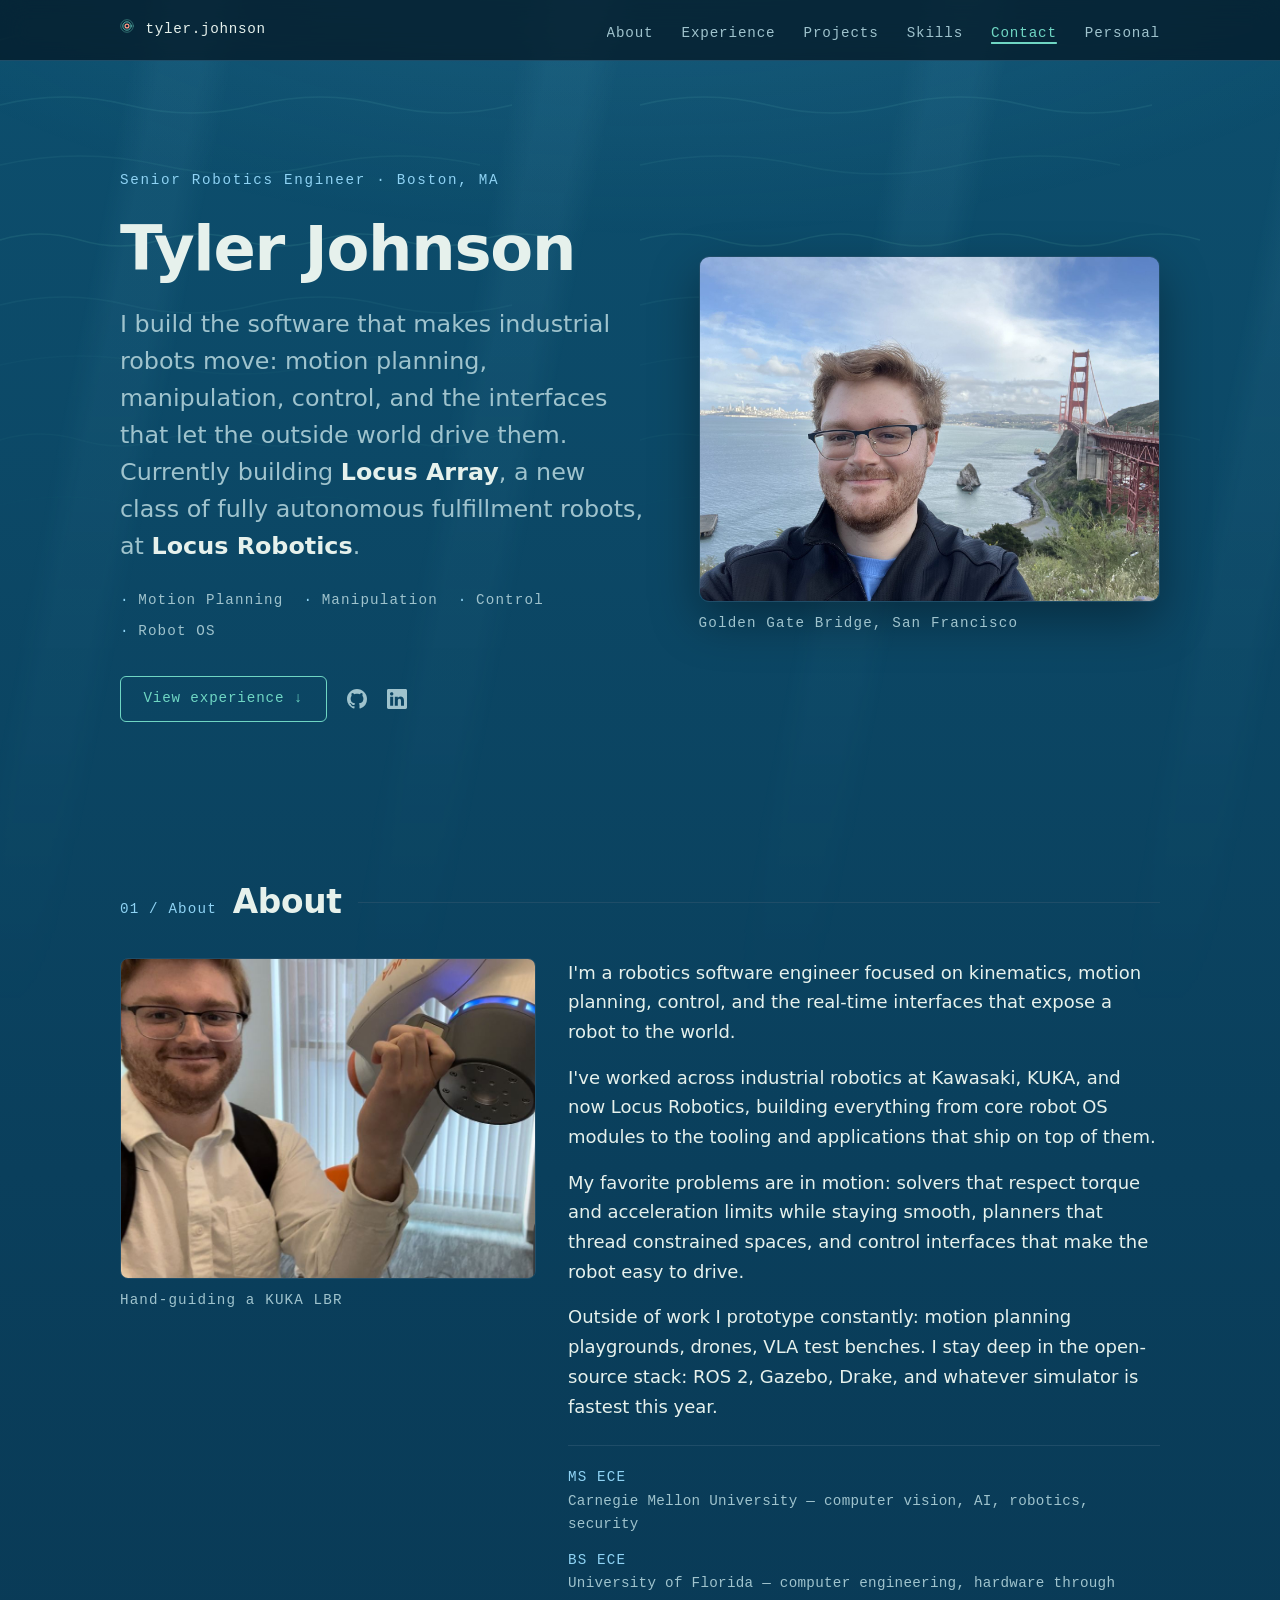
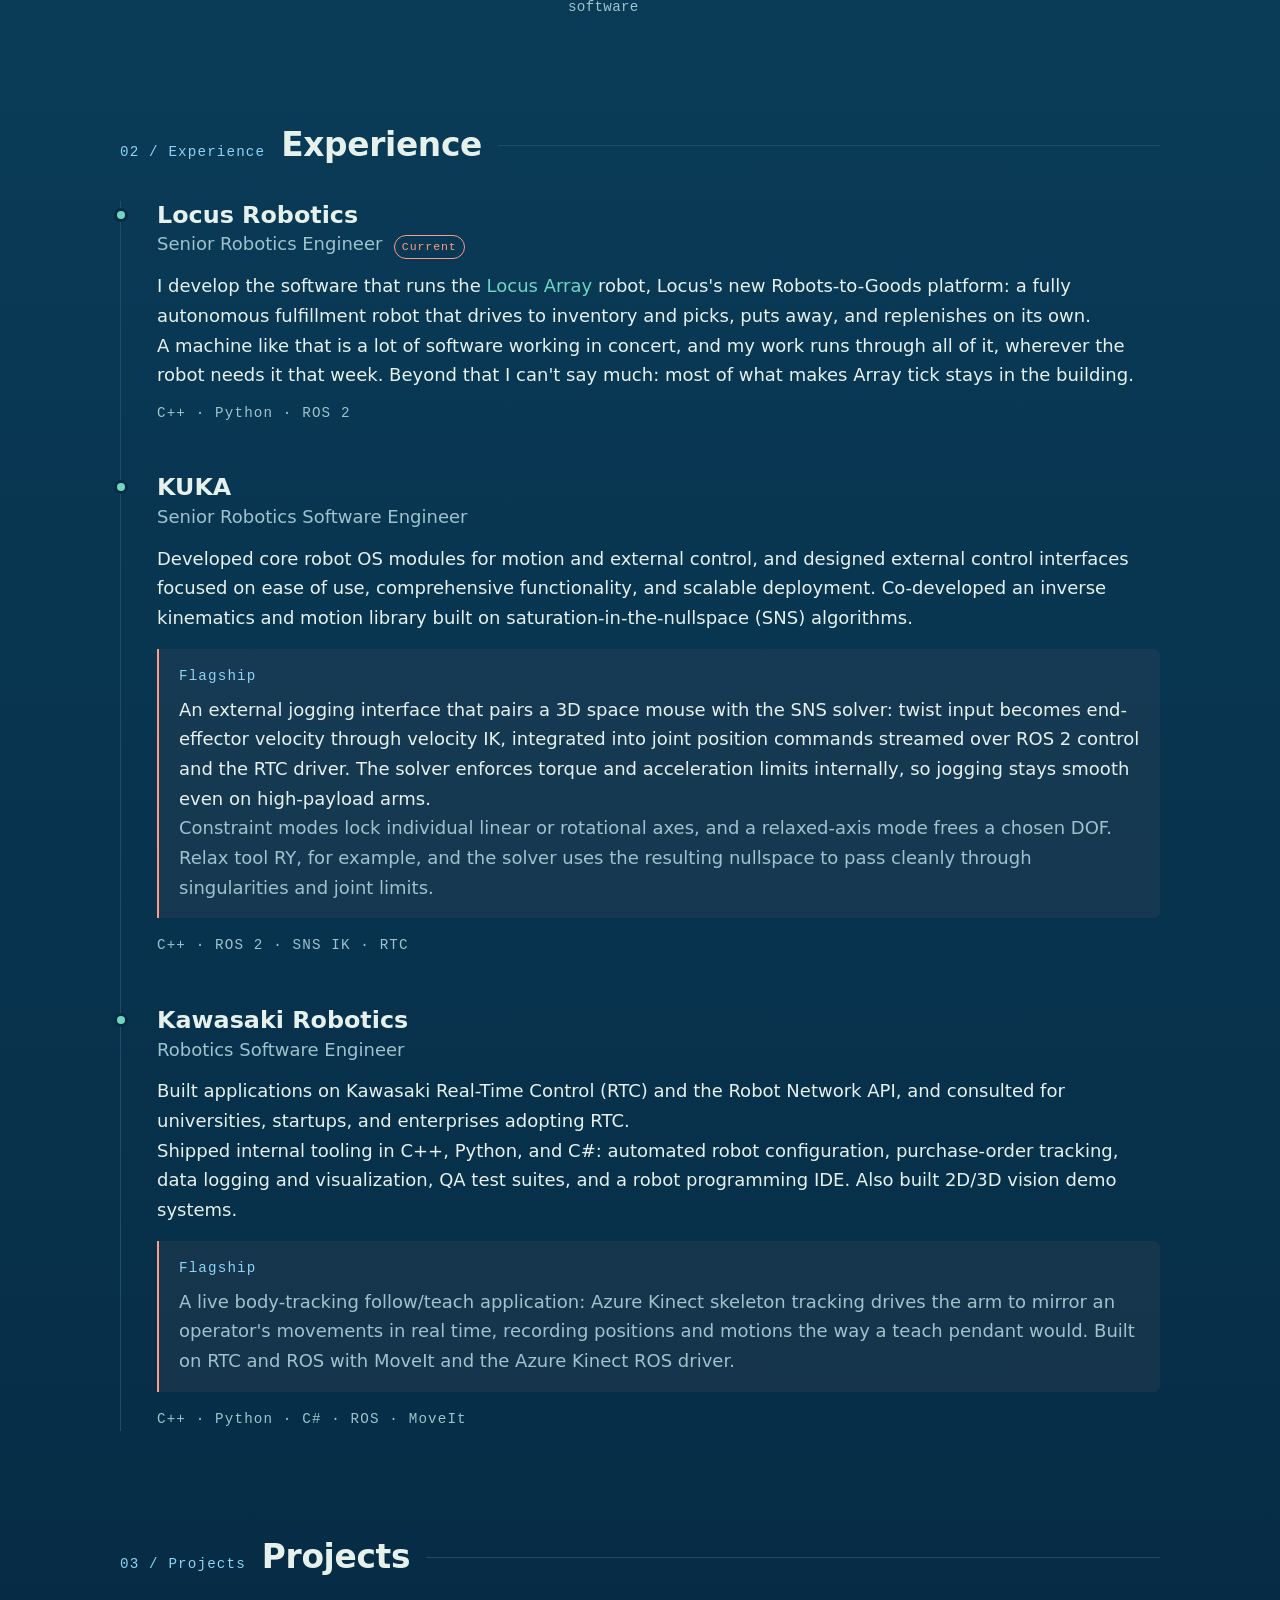
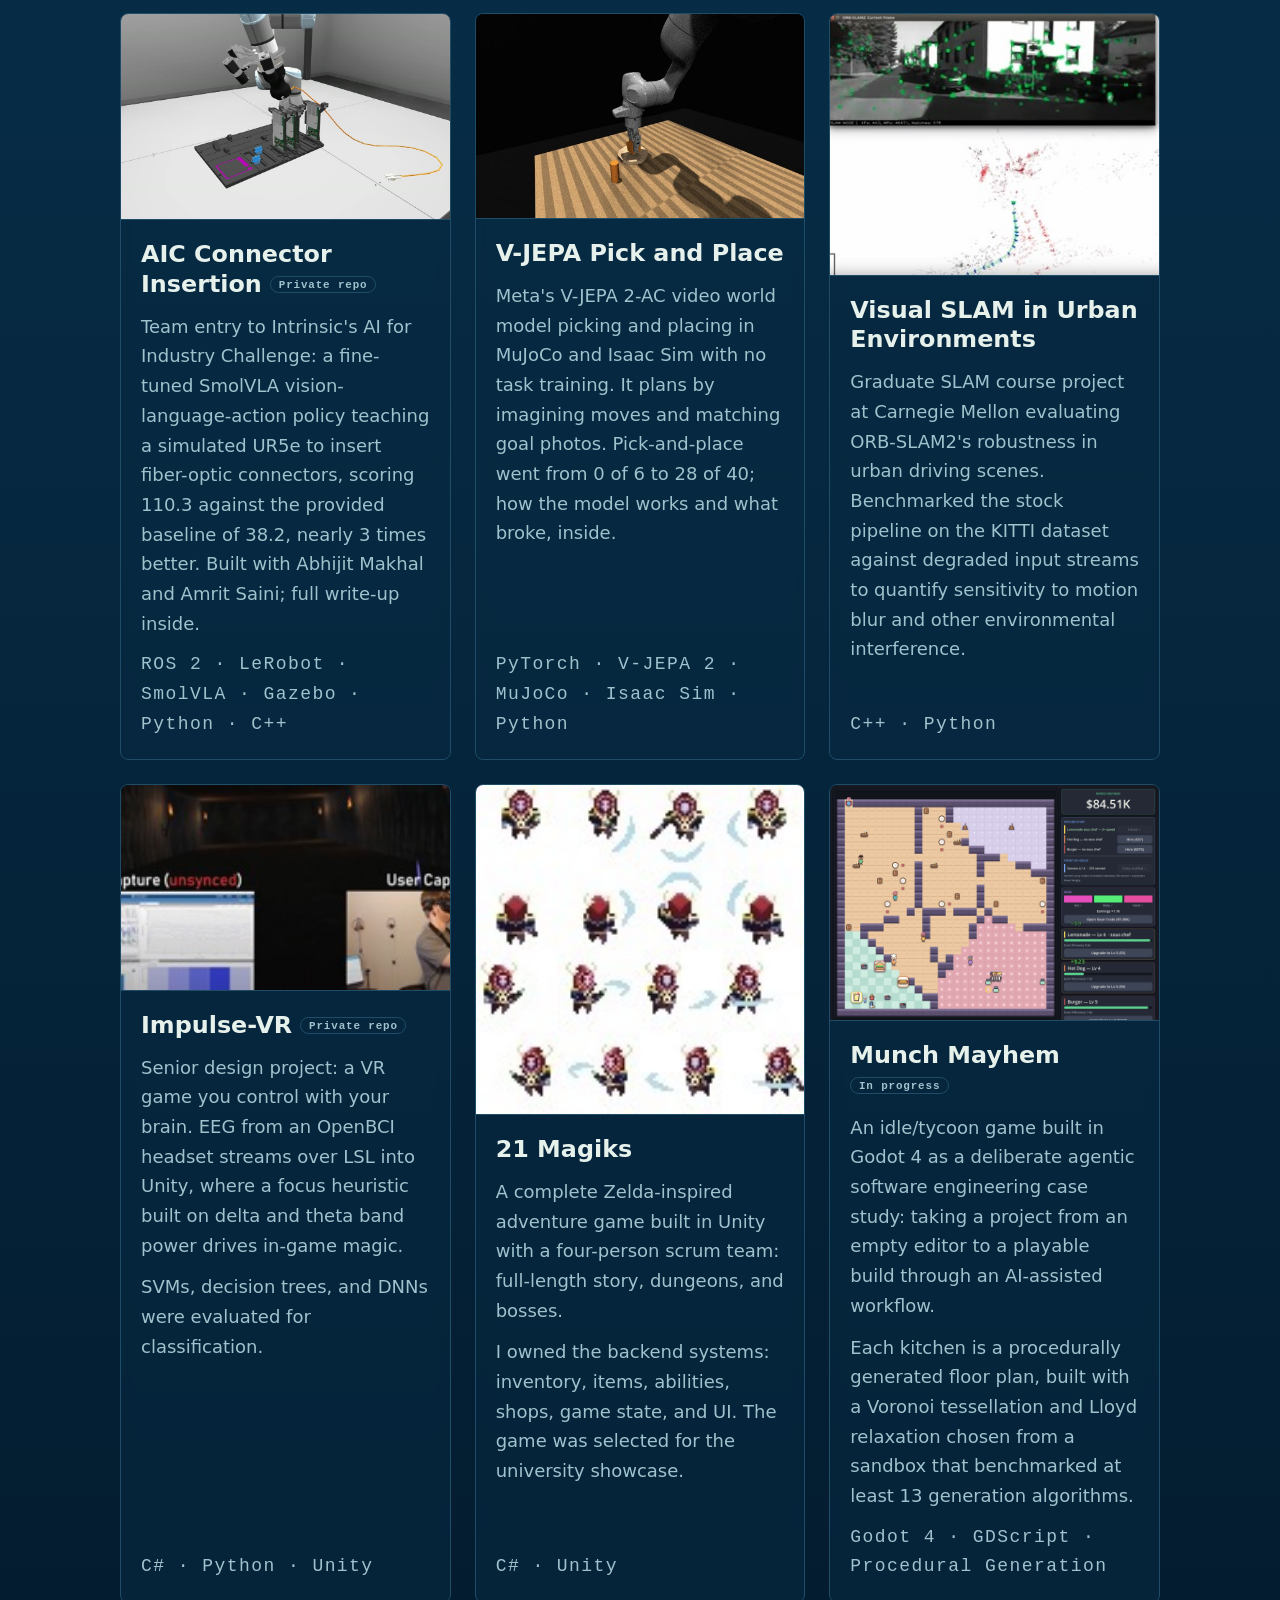
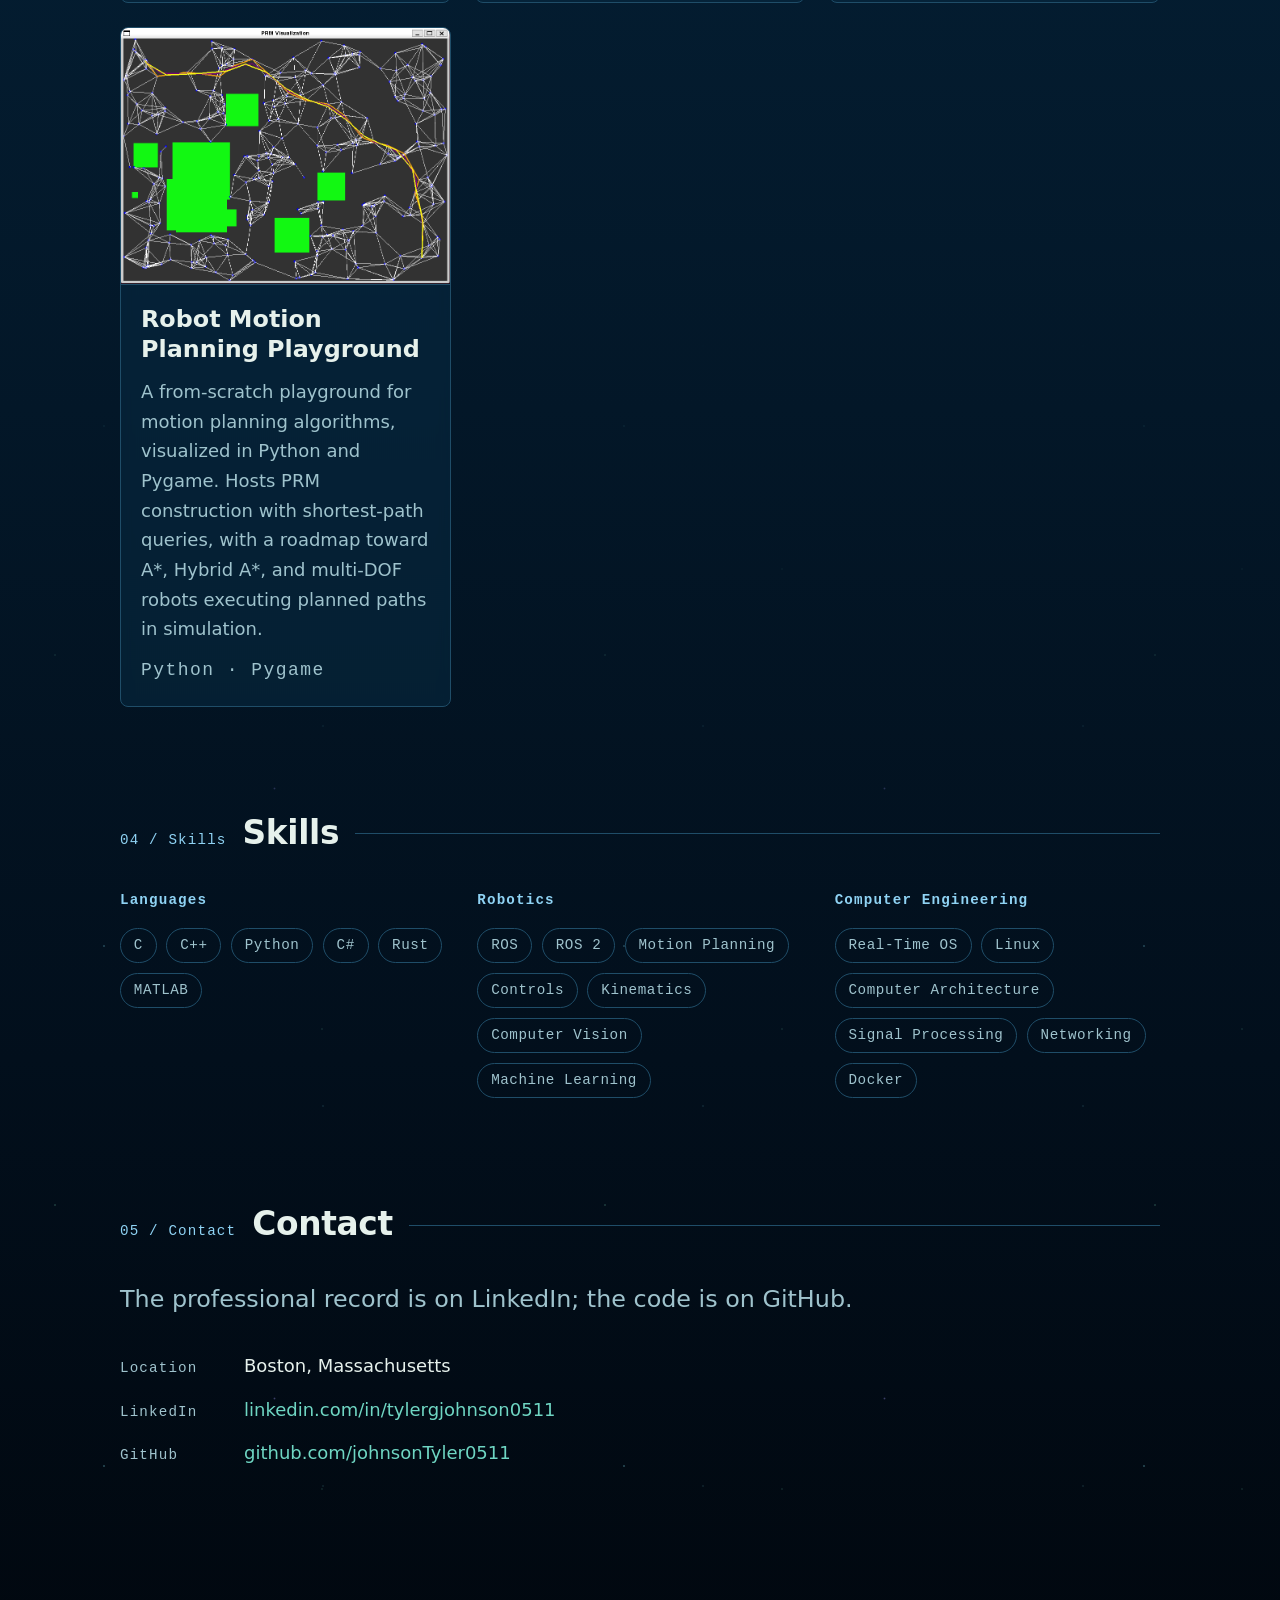
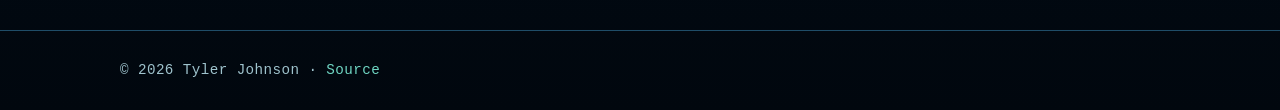
<file: index.html>
<!DOCTYPE html>
<html lang="en">

<head>
  <meta charset="utf-8">
  <meta name="viewport" content="width=device-width, initial-scale=1">

  <title>Tyler Johnson — Senior Robotics Engineer</title>
  <meta name="description"
    content="Tyler Johnson is a senior robotics engineer in Boston specializing in motion planning, manipulation, and control — currently building Locus Array, fully autonomous fulfillment robots, at Locus Robotics.">
  <link rel="canonical" href="https://johnsontyler0511.github.io/">
  <meta name="theme-color" content="#0d4f6e">

  <meta property="og:title" content="Tyler Johnson — Senior Robotics Engineer">
  <meta property="og:description"
    content="Motion planning, manipulation, and control software for industrial robots. Currently building Locus Array at Locus Robotics.">
  <meta property="og:type" content="website">
  <meta property="og:url" content="https://johnsontyler0511.github.io/">
  <meta property="og:image" content="https://johnsontyler0511.github.io/images/og-image.jpg">
  <meta property="og:image:width" content="1200">
  <meta property="og:image:height" content="630">
  <meta name="twitter:card" content="summary_large_image">
  <meta name="twitter:title" content="Tyler Johnson — Senior Robotics Engineer">
  <meta name="twitter:description"
    content="Motion planning, manipulation, and control software for industrial robots.">
  <meta name="twitter:image" content="https://johnsontyler0511.github.io/images/og-image.jpg">

  <link rel="icon" href="/favicon.ico" sizes="32x32">
  <link rel="icon" href="/images/favicon.svg" type="image/svg+xml">
  <link rel="apple-touch-icon" href="/apple-touch-icon.png">

  <link rel="stylesheet" href="css/main.css">
  <script src="js/main.js" defer></script>

  <script type="application/ld+json">
  {
    "@context": "https://schema.org",
    "@type": "Person",
    "name": "Tyler Johnson",
    "jobTitle": "Senior Robotics Engineer",
    "worksFor": { "@type": "Organization", "name": "Locus Robotics" },
    "address": { "@type": "PostalAddress", "addressLocality": "Boston", "addressRegion": "MA" },
    "alumniOf": [
      { "@type": "CollegeOrUniversity", "name": "Carnegie Mellon University" },
      { "@type": "CollegeOrUniversity", "name": "University of Florida" }
    ],
    "url": "https://johnsontyler0511.github.io/",
    "sameAs": [
      "https://www.linkedin.com/in/tylergjohnson0511",
      "https://github.com/johnsonTyler0511"
    ]
  }
  </script>
</head>

<body>
  <a class="skip-link" href="#main">Skip to content</a>

  <header class="site-header">
    <nav class="container" aria-label="Primary">
      <a class="brand" href="#top"><span class="brand-mark"><svg viewBox="0 0 16 16" width="14" height="14"
            fill="none" stroke-linecap="round" aria-hidden="true">
            <circle cx="8" cy="8" r="2.2" stroke="currentColor" stroke-width="1.4" />
            <circle cx="8" cy="8" r="4.8" stroke="#6fd6c3" stroke-width="1.1" opacity="0.8" />
            <circle cx="8" cy="8" r="7.2" stroke="#6fd6c3" stroke-width="1" opacity="0.45" />
          </svg></span> tyler.johnson</a>
      <ul class="nav-links">
        <li><a href="#about">About</a></li>
        <li><a href="#experience">Experience</a></li>
        <li><a href="#projects">Projects</a></li>
        <li><a href="#skills">Skills</a></li>
        <li><a href="#contact">Contact</a></li>
        <li><a href="personal.html">Personal</a></li>
      </ul>
    </nav>
  </header>

  <main id="main">

    <!-- ============================== Hero ============================== -->
    <section class="hero container" id="top">
      <div class="hero-grid">
        <div class="hero-text">
          <p class="mono eyebrow">Senior Robotics Engineer · Boston, MA</p>
          <h1>Tyler Johnson</h1>
          <p class="hero-tagline">
            I build the software that makes industrial robots move: motion planning, manipulation,
            control, and the interfaces that let the outside world drive them. Currently building
            <strong>Locus Array</strong>, a new class of fully autonomous fulfillment robots, at
            <strong>Locus Robotics</strong>.
          </p>
          <ul class="hero-chips mono" aria-label="Focus areas">
            <li>Motion Planning</li>
            <li>Manipulation</li>
            <li>Control</li>
            <li>Robot OS</li>
          </ul>
          <div class="hero-actions">
            <a class="btn" href="#experience">View experience <span aria-hidden="true">&darr;</span></a>
            <a class="icon-link" href="https://github.com/johnsonTyler0511" target="_blank" rel="noopener">
              <svg viewBox="0 0 16 16" width="20" height="20" fill="currentColor" aria-hidden="true">
                <path d="M8 0C3.58 0 0 3.58 0 8c0 3.54 2.29 6.53 5.47 7.59.4.07.55-.17.55-.38 0-.19-.01-.82-.01-1.49-2.01.37-2.53-.49-2.69-.94-.09-.23-.48-.94-.82-1.13-.28-.15-.68-.52-.01-.53.63-.01 1.08.58 1.23.82.72 1.21 1.87.87 2.33.66.07-.52.28-.87.51-1.07-1.78-.2-3.64-.89-3.64-3.95 0-.87.31-1.59.82-2.15-.08-.2-.36-1.02.08-2.12 0 0 .67-.21 2.2.82.64-.18 1.32-.27 2-.27s1.36.09 2 .27c1.53-1.04 2.2-.82 2.2-.82.44 1.1.16 1.92.08 2.12.51.56.82 1.27.82 2.15 0 3.07-1.87 3.75-3.65 3.95.29.25.54.73.54 1.48 0 1.07-.01 1.93-.01 2.2 0 .21.15.46.55.38A8.01 8.01 0 0 0 16 8c0-4.42-3.58-8-8-8z"/>
              </svg>
              <span class="visually-hidden">GitHub</span>
            </a>
            <a class="icon-link" href="https://www.linkedin.com/in/tylergjohnson0511" target="_blank" rel="noopener">
              <svg viewBox="0 0 16 16" width="20" height="20" fill="currentColor" aria-hidden="true">
                <path d="M0 1.146C0 .513.526 0 1.175 0h13.65C15.474 0 16 .513 16 1.146v13.708c0 .633-.526 1.146-1.175 1.146H1.175C.526 16 0 15.487 0 14.854V1.146zm4.943 12.248V6.169H2.542v7.225h2.401zm-1.2-8.212c.837 0 1.358-.554 1.358-1.248-.015-.709-.52-1.248-1.342-1.248-.822 0-1.359.54-1.359 1.248 0 .694.521 1.248 1.327 1.248h.016zm4.908 8.212V9.359c0-.216.016-.432.08-.586.173-.431.568-.878 1.232-.878.869 0 1.216.662 1.216 1.634v3.865h2.401V9.25c0-2.22-1.184-3.252-2.764-3.252-1.274 0-1.845.7-2.165 1.193v.025h-.016a5.54 5.54 0 0 1 .016-.025V6.169h-2.4c.03.678 0 7.225 0 7.225h2.4z"/>
              </svg>
              <span class="visually-hidden">LinkedIn</span>
            </a>
          </div>
        </div>
        <figure class="hero-photo">
          <img src="images/golden-gate.jpg" alt="Tyler in front of the Golden Gate Bridge, with San Francisco across the bay"
            width="1600" height="1200" fetchpriority="high" decoding="async">
          <figcaption class="mono">Golden Gate Bridge, San Francisco</figcaption>
        </figure>
      </div>
    </section>

    <!-- ============================== About ============================== -->
    <section class="container" id="about" data-reveal>
      <div class="section-head">
        <span class="mono section-num">01 / About</span>
        <h2>About</h2>
        <span class="rule" aria-hidden="true"></span>
      </div>
      <div class="about-grid">
        <figure data-reveal>
          <img src="images/handguide.jpeg" alt="Tyler hand-guiding a KUKA LBR collaborative robot arm"
            width="900" height="695" loading="lazy" decoding="async">
          <figcaption class="mono">Hand-guiding a KUKA LBR</figcaption>
        </figure>
        <div class="about-text" data-reveal>
          <p>
            I'm a robotics software engineer focused on kinematics, motion planning, control, and the
            real-time interfaces that expose a robot to the world.
          </p>
          <p>
            I've worked across industrial robotics at Kawasaki, KUKA, and now Locus Robotics, building
            everything from core robot OS modules to the tooling and applications that ship on top of them.
          </p>
          <p>
            My favorite problems are in motion: solvers that respect torque and acceleration limits
            while staying smooth, planners that thread constrained spaces, and control interfaces that
            make the robot easy to drive.
          </p>
          <p>
            Outside of work I prototype constantly: motion planning playgrounds, drones, VLA test
            benches. I stay deep in the open-source stack: ROS 2, Gazebo, Drake, and whatever
            simulator is fastest this year.
          </p>
          <dl class="edu mono">
            <div>
              <dt>MS ECE</dt>
              <dd>Carnegie Mellon University — computer vision, AI, robotics, security</dd>
            </div>
            <div>
              <dt>BS ECE</dt>
              <dd>University of Florida — computer engineering, hardware through software</dd>
            </div>
          </dl>
        </div>
      </div>
    </section>

    <!-- ============================== Experience ============================== -->
    <section class="container" id="experience" data-reveal>
      <div class="section-head">
        <span class="mono section-num">02 / Experience</span>
        <h2>Experience</h2>
        <span class="rule" aria-hidden="true"></span>
      </div>
      <ol class="timeline">

        <li data-reveal>
          <article>
            <header class="entry-head">
              <h3>Locus Robotics</h3>
              <p class="role">Senior Robotics Engineer <span class="badge mono">Current</span></p>
            </header>
            <p>
              I develop the software that runs the <a href="https://locusrobotics.com/array"
                target="_blank" rel="noopener">Locus Array</a> robot, Locus's new Robots-to-Goods
              platform: a fully autonomous fulfillment robot that drives to inventory and picks, puts
              away, and replenishes on its own.
            </p>
            <p>
              A machine like that is a lot of software working in concert, and my work runs through
              all of it, wherever the robot needs it that week. Beyond that I can't say much: most of
              what makes Array tick stays in the building.
            </p>
            <p class="mono tech-tags">C++ &middot; Python &middot; ROS 2</p>
          </article>
        </li>

        <li data-reveal>
          <article>
            <header class="entry-head">
              <h3>KUKA</h3>
              <p class="role">Senior Robotics Software Engineer</p>
            </header>
            <p>
              Developed core robot OS modules for motion and external control, and designed external
              control interfaces focused on ease of use, comprehensive functionality, and scalable
              deployment. Co-developed an inverse kinematics and motion library built on
              saturation-in-the-nullspace (SNS) algorithms.
            </p>
            <div class="highlight">
              <p class="mono highlight-label">Flagship</p>
              <p>
                An external jogging interface that pairs a 3D space mouse with the SNS solver: twist input
                becomes end-effector velocity through velocity IK, integrated into joint position commands
                streamed over ROS 2 control and the RTC driver. The solver enforces torque and acceleration
                limits internally, so jogging stays smooth even on high-payload arms.
              </p>
              <p>
                Constraint modes lock individual linear or rotational axes, and a relaxed-axis mode frees
                a chosen DOF. Relax tool RY, for example, and the solver uses the resulting nullspace to
                pass cleanly through singularities and joint limits.
              </p>
            </div>
            <p class="mono tech-tags">C++ &middot; ROS 2 &middot; SNS IK &middot; RTC</p>
          </article>
        </li>

        <li data-reveal>
          <article>
            <header class="entry-head">
              <h3>Kawasaki Robotics</h3>
              <p class="role">Robotics Software Engineer</p>
            </header>
            <p>
              Built applications on Kawasaki Real-Time Control (RTC) and the Robot Network API, and
              consulted for universities, startups, and enterprises adopting RTC.
            </p>
            <p>
              Shipped internal tooling in C++, Python, and C#: automated robot configuration,
              purchase-order tracking, data logging and visualization, QA test suites, and a robot
              programming IDE. Also built 2D/3D vision demo systems.
            </p>
            <div class="highlight">
              <p class="mono highlight-label">Flagship</p>
              <p>
                A live body-tracking follow/teach application: Azure Kinect skeleton tracking drives the arm
                to mirror an operator's movements in real time, recording positions and motions the way a
                teach pendant would. Built on RTC and ROS with MoveIt and the Azure Kinect ROS driver.
              </p>
            </div>
            <p class="mono tech-tags">C++ &middot; Python &middot; C# &middot; ROS &middot; MoveIt</p>
          </article>
        </li>

      </ol>
    </section>

    <!-- ============================== Projects ============================== -->
    <section class="container" id="projects" data-reveal>
      <div class="section-head">
        <span class="mono section-num">03 / Projects</span>
        <h2>Projects</h2>
        <span class="rule" aria-hidden="true"></span>
      </div>
      <ul class="project-grid">

        <li class="card" data-reveal>
          <div class="card-media">
            <img src="images/aic-insertion.jpg"
              alt="Simulated UR5e arm inserting a fiber-optic connector into a card in the rack, orange cable trailing across the workcell"
              width="1000" height="625" loading="lazy" decoding="async">
          </div>
          <div class="card-body">
            <h3><a href="aic.html">AIC Connector Insertion</a> <span class="mono card-note">Private repo</span></h3>
            <p>
              Team entry to Intrinsic's AI for Industry Challenge: a fine-tuned SmolVLA
              vision-language-action policy teaching a simulated UR5e to insert fiber-optic
              connectors, scoring 110.3 against the provided baseline of 38.2, nearly 3 times
              better. Built with Abhijit Makhal and Amrit Saini; full write-up inside.
            </p>
            <p class="mono tech-tags">ROS 2 &middot; LeRobot &middot; SmolVLA &middot; Gazebo &middot; Python &middot; C++</p>
          </div>
        </li>

        <li class="card" data-reveal>
          <div class="card-media">
            <img src="images/vjepa-card.jpg"
              alt="Simulated Franka arm lowering an orange block onto a plate on a striped wooden table"
              width="640" height="360" loading="lazy" decoding="async">
          </div>
          <div class="card-body">
            <h3><a href="vjepa.html">V-JEPA Pick and Place</a></h3>
            <p>
              Meta's V-JEPA 2-AC video world model picking and placing in MuJoCo and Isaac Sim with
              no task training. It plans by imagining moves and matching goal photos. Pick-and-place
              went from 0 of 6 to 28 of 40; how the model works and what broke, inside.
            </p>
            <p class="mono tech-tags">PyTorch &middot; V-JEPA 2 &middot; MuJoCo &middot; Isaac Sim &middot; Python</p>
          </div>
        </li>

        <li class="card" data-reveal>
          <div class="card-media">
            <img src="images/OrbSlam.jpeg" alt="ORB-SLAM2 feature tracking on a KITTI urban driving scene"
              width="320" height="254" loading="lazy" decoding="async">
          </div>
          <div class="card-body">
            <h3><a href="https://github.com/johnsonTyler0511/Visual-Slam-in-Urban-Environments"
                target="_blank" rel="noopener">Visual SLAM in Urban Environments</a></h3>
            <p>
              Graduate SLAM course project at Carnegie Mellon evaluating ORB-SLAM2's robustness in urban
              driving scenes. Benchmarked the stock pipeline on the KITTI dataset against degraded input
              streams to quantify sensitivity to motion blur and other environmental interference.
            </p>
            <p class="mono tech-tags">C++ &middot; Python</p>
          </div>
        </li>

        <li class="card" data-reveal>
          <div class="card-media">
            <img src="images/ImpulseVR.jpeg" alt="Impulse-VR gameplay with EEG-driven magic abilities"
              width="320" height="125" loading="lazy" decoding="async">
          </div>
          <div class="card-body">
            <h3>Impulse-VR <span class="mono card-note">Private repo</span></h3>
            <p>
              Senior design project: a VR game you control with your brain. EEG from an OpenBCI headset
              streams over LSL into Unity, where a focus heuristic built on delta and theta band power
              drives in-game magic.
            </p>
            <p>
              SVMs, decision trees, and DNNs were evaluated for classification.
            </p>
            <p class="mono tech-tags">C# &middot; Python &middot; Unity</p>
          </div>
        </li>

        <li class="card" data-reveal>
          <div class="card-media">
            <img src="images/21Magik.jpeg" alt="21 Magiks adventure game artwork"
              width="128" height="128" loading="lazy" decoding="async">
          </div>
          <div class="card-body">
            <h3><a href="https://github.com/johnsonTyler0511/21-Magiks"
                target="_blank" rel="noopener">21 Magiks</a></h3>
            <p>
              A complete Zelda-inspired adventure game built in Unity with a four-person scrum team:
              full-length story, dungeons, and bosses.
            </p>
            <p>
              I owned the backend systems: inventory, items, abilities, shops, game state, and UI.
              The game was selected for the university showcase.
            </p>
            <p class="mono tech-tags">C# &middot; Unity</p>
          </div>
        </li>

        <li class="card" data-reveal>
          <div class="card-media">
            <img src="images/munch-mayhem.png"
              alt="Munch Mayhem idle game running in Godot — procedurally generated kitchen with chibi chefs, servers, and customers, three upgradeable stations, and an $84.51K balance"
              width="1400" height="1000" loading="lazy" decoding="async">
          </div>
          <div class="card-body">
            <h3><a href="munch-mayhem.html">Munch Mayhem</a> <span class="mono card-note">In progress</span></h3>
            <p>
              An idle/tycoon game built in Godot 4 as a deliberate agentic software engineering case
              study: taking a project from an empty editor to a playable build through an AI-assisted
              workflow.
            </p>
            <p>
              Each kitchen is a procedurally generated floor plan, built with a Voronoi tessellation
              and Lloyd relaxation chosen from a sandbox that benchmarked at least 13 generation
              algorithms.
            </p>
            <p class="mono tech-tags">Godot 4 &middot; GDScript &middot; Procedural Generation</p>
          </div>
        </li>
        <li class="card" data-reveal>
          <div class="card-media">
            <img src="images/PRM_with_shortest_path.PNG"
              alt="Probabilistic roadmap with shortest path highlighted through a 2D obstacle field"
              width="813" height="634" loading="lazy" decoding="async">
          </div>
          <div class="card-body">
            <h3><a href="https://github.com/johnsonTyler0511/robot_motion_planning_playground"
                target="_blank" rel="noopener">Robot Motion Planning Playground</a></h3>
            <p>
              A from-scratch playground for motion planning algorithms, visualized in Python and Pygame.
              Hosts PRM construction with shortest-path queries, with a roadmap toward A*, Hybrid A*, and
              multi-DOF robots executing planned paths in simulation.
            </p>
            <p class="mono tech-tags">Python &middot; Pygame</p>
          </div>
        </li>

      </ul>
    </section>

    <!-- ============================== Skills ============================== -->
    <section class="container" id="skills" data-reveal>
      <div class="section-head">
        <span class="mono section-num">04 / Skills</span>
        <h2>Skills</h2>
        <span class="rule" aria-hidden="true"></span>
      </div>
      <div class="skills-grid">
        <div data-reveal>
          <h3 class="mono">Languages</h3>
          <ul class="chips">
            <li>C</li>
            <li>C++</li>
            <li>Python</li>
            <li>C#</li>
            <li>Rust</li>
            <li>MATLAB</li>
          </ul>
        </div>
        <div data-reveal>
          <h3 class="mono">Robotics</h3>
          <ul class="chips">
            <li>ROS</li>
            <li>ROS 2</li>
            <li>Motion Planning</li>
            <li>Controls</li>
            <li>Kinematics</li>
            <li>Computer Vision</li>
            <li>Machine Learning</li>
          </ul>
        </div>
        <div data-reveal>
          <h3 class="mono">Computer Engineering</h3>
          <ul class="chips">
            <li>Real-Time OS</li>
            <li>Linux</li>
            <li>Computer Architecture</li>
            <li>Signal Processing</li>
            <li>Networking</li>
            <li>Docker</li>
          </ul>
        </div>
      </div>
    </section>

    <!-- ============================== Contact ============================== -->
    <section class="container" id="contact" data-reveal>
      <div class="section-head">
        <span class="mono section-num">05 / Contact</span>
        <h2>Contact</h2>
        <span class="rule" aria-hidden="true"></span>
      </div>
      <p class="contact-lede">
        The professional record is on LinkedIn; the code is on GitHub.
      </p>
      <ul class="contact-list">
        <li>
          <span class="mono contact-label">Location</span>
          <span>Boston, Massachusetts</span>
        </li>
        <li>
          <span class="mono contact-label">LinkedIn</span>
          <a href="https://www.linkedin.com/in/tylergjohnson0511" target="_blank"
            rel="noopener">linkedin.com/in/tylergjohnson0511</a>
        </li>
        <li>
          <span class="mono contact-label">GitHub</span>
          <a href="https://github.com/johnsonTyler0511" target="_blank"
            rel="noopener">github.com/johnsonTyler0511</a>
        </li>
      </ul>
    </section>

  </main>

  <footer class="site-footer">
    <div class="container">
      <p class="mono">
        &copy; <span id="year">2026</span> Tyler Johnson &middot;
        <a href="https://github.com/johnsonTyler0511/johnsonTyler0511.github.io" target="_blank"
          rel="noopener">Source</a>
      </p>
    </div>
  </footer>
</body>

</html>
</file>
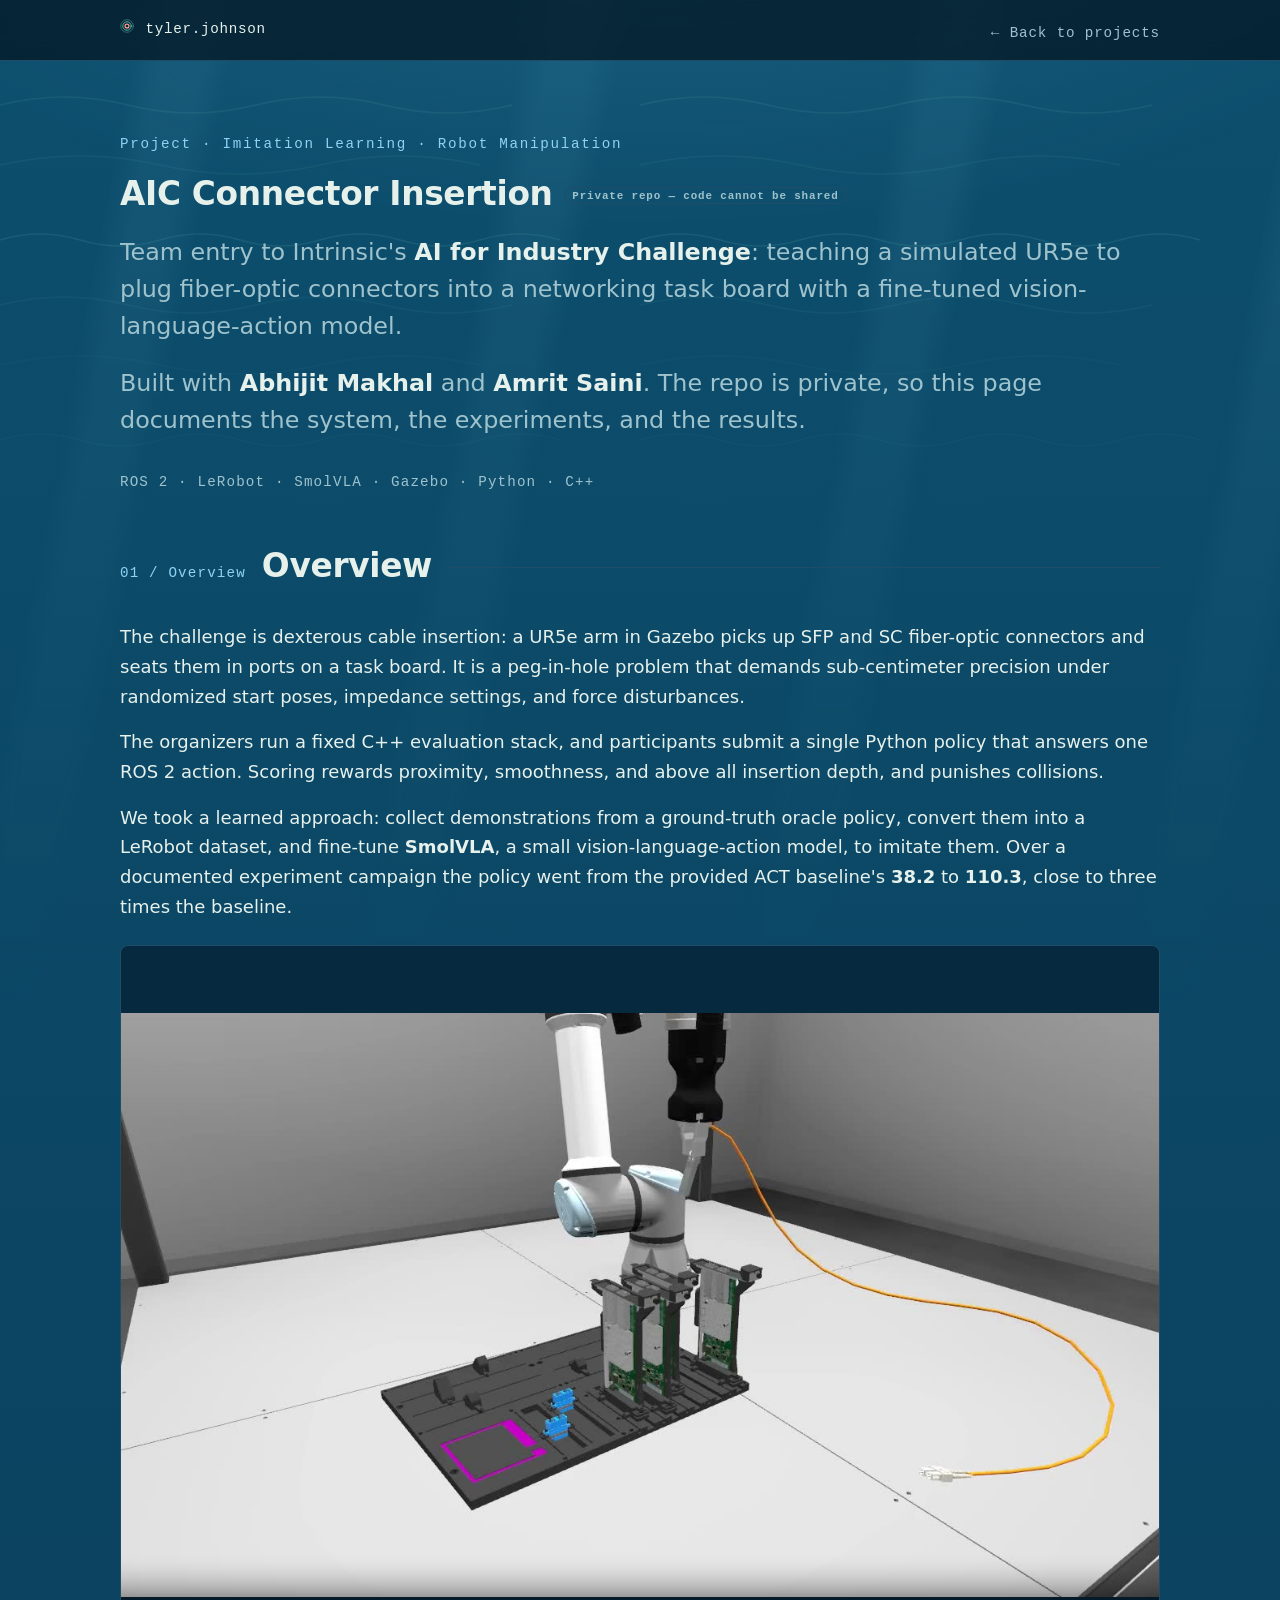
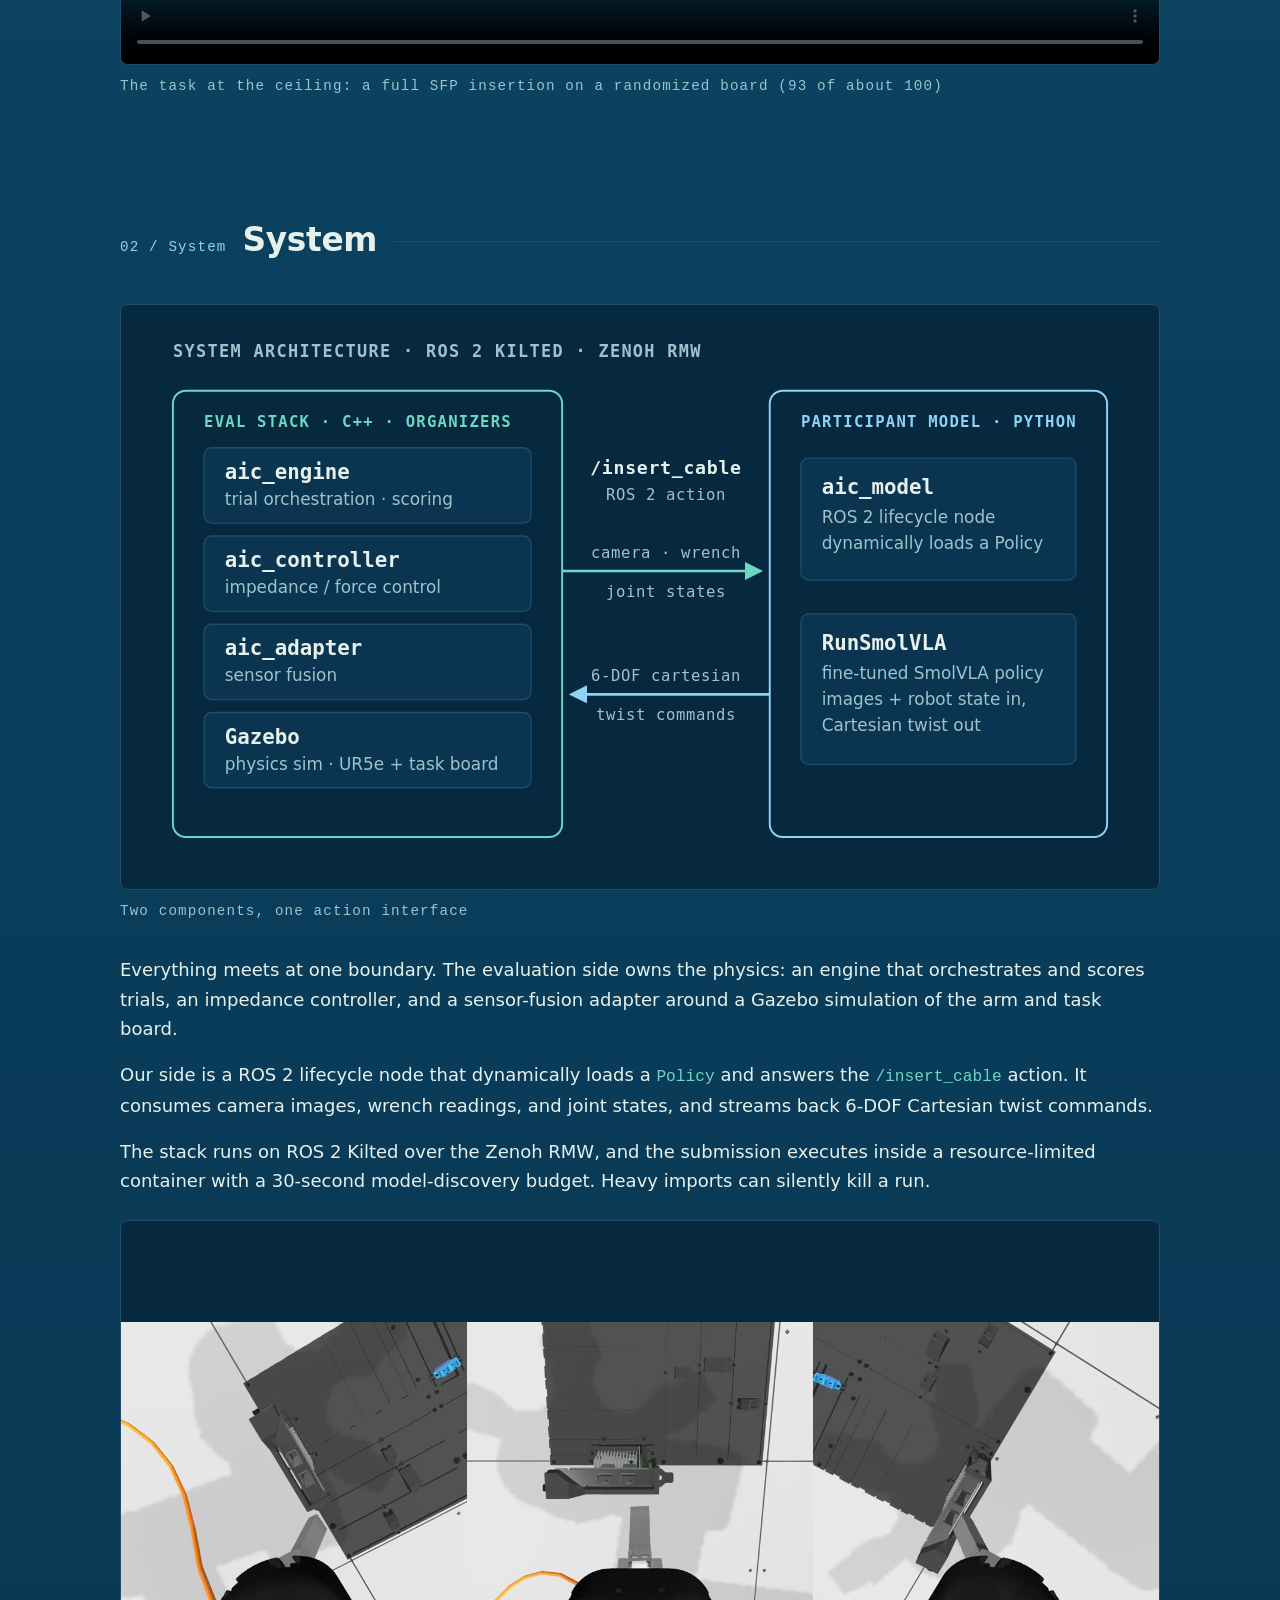
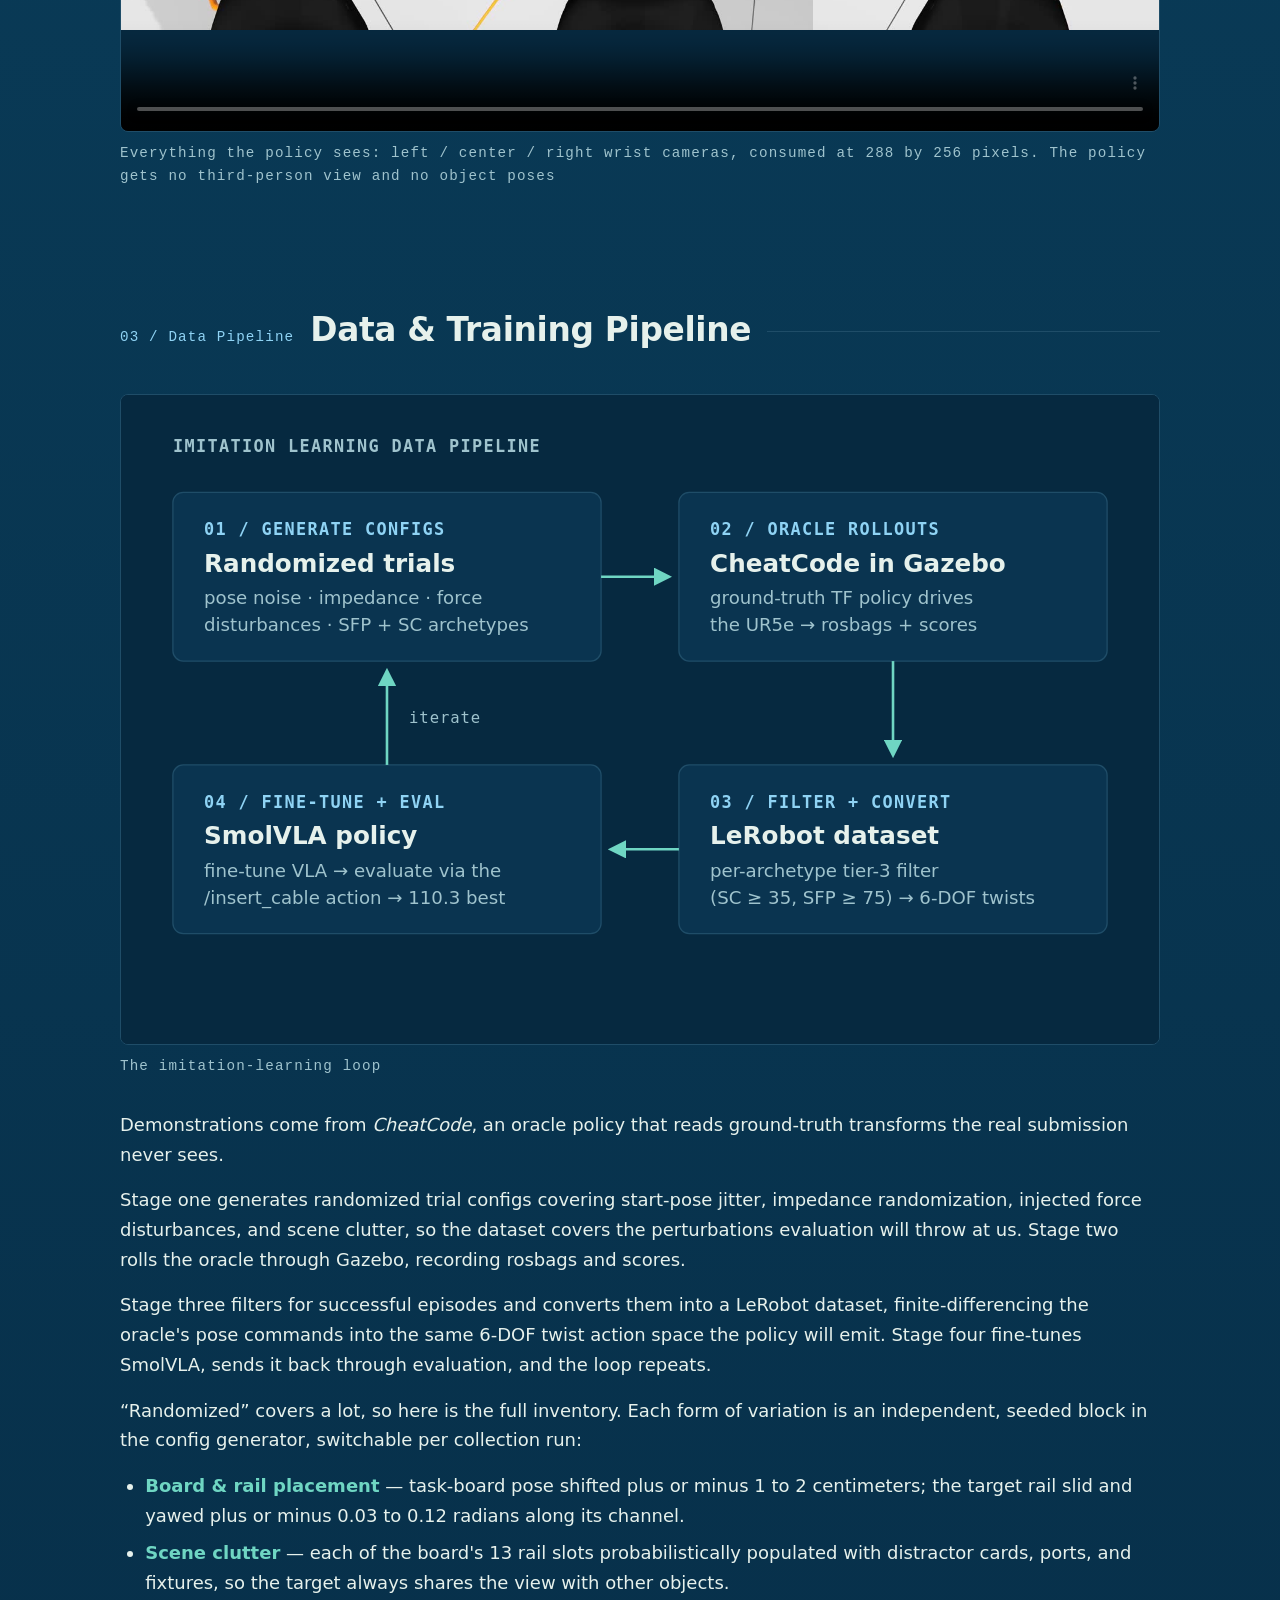
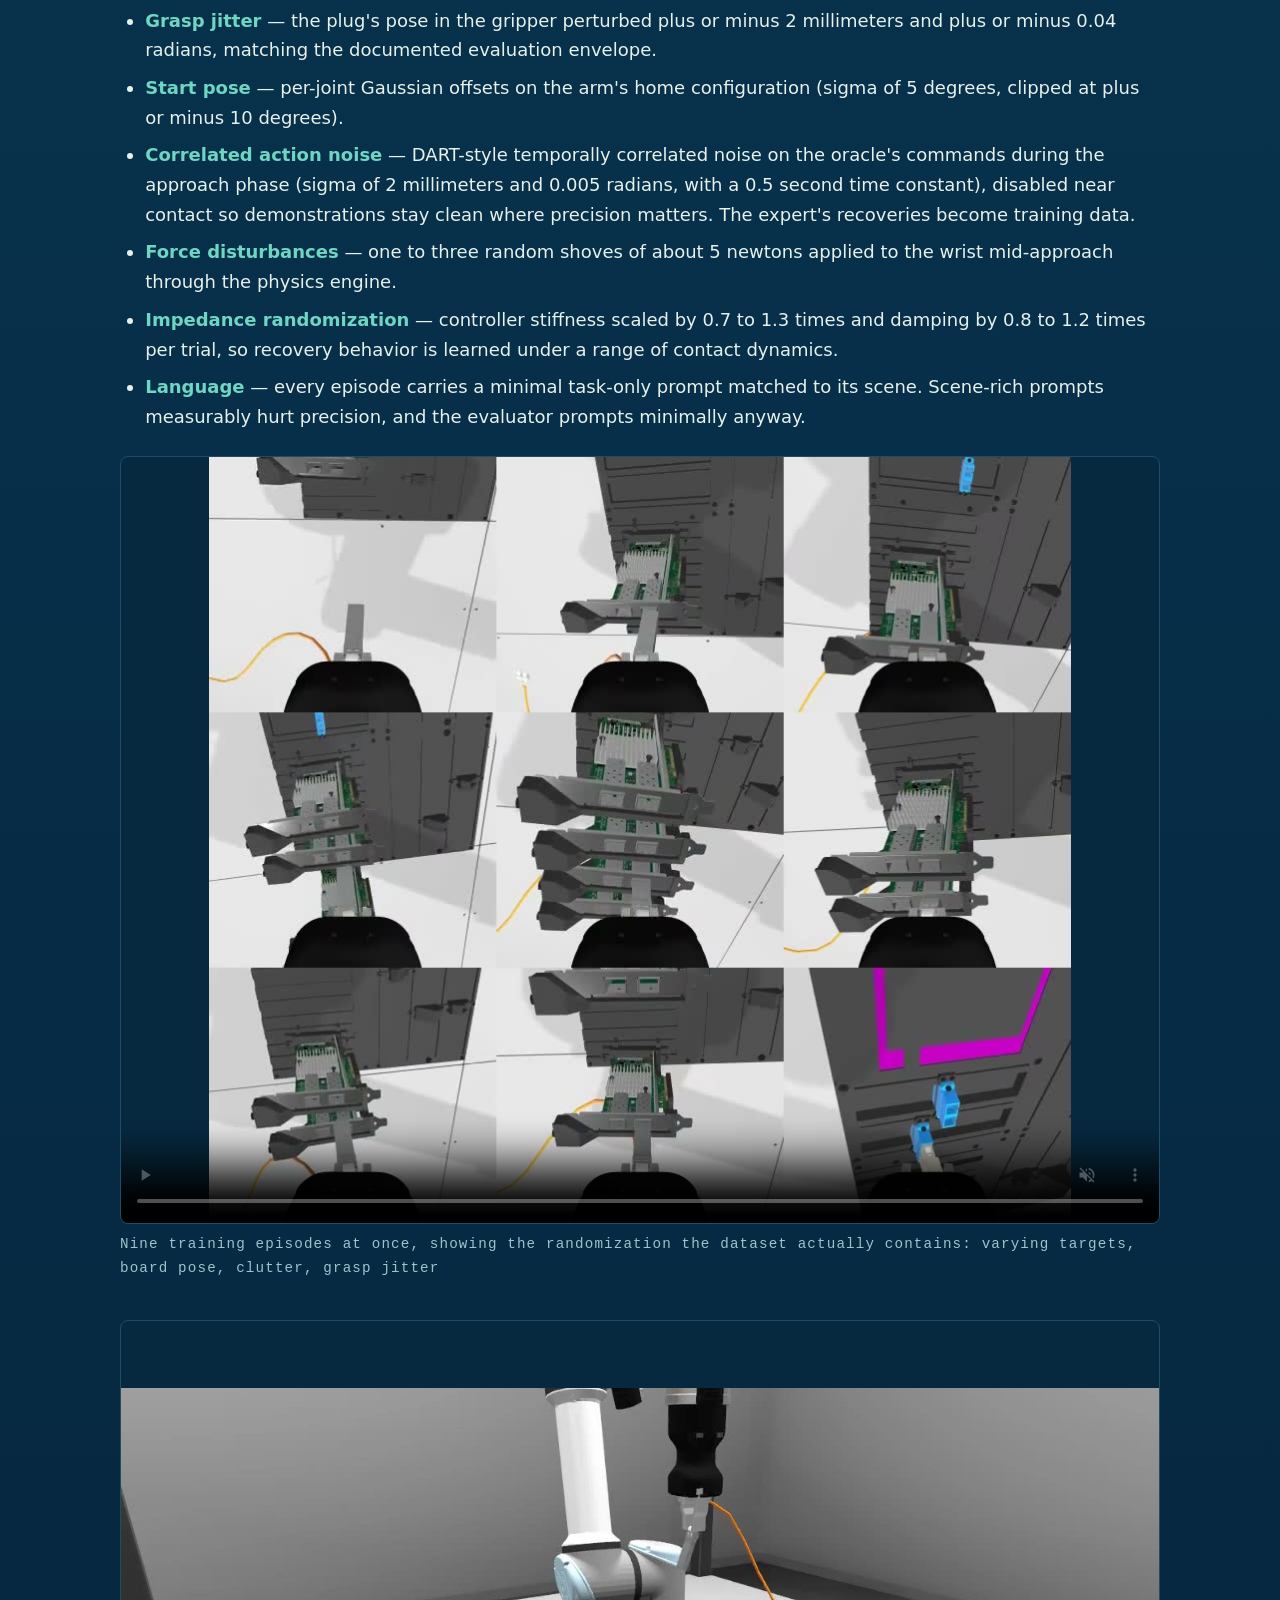
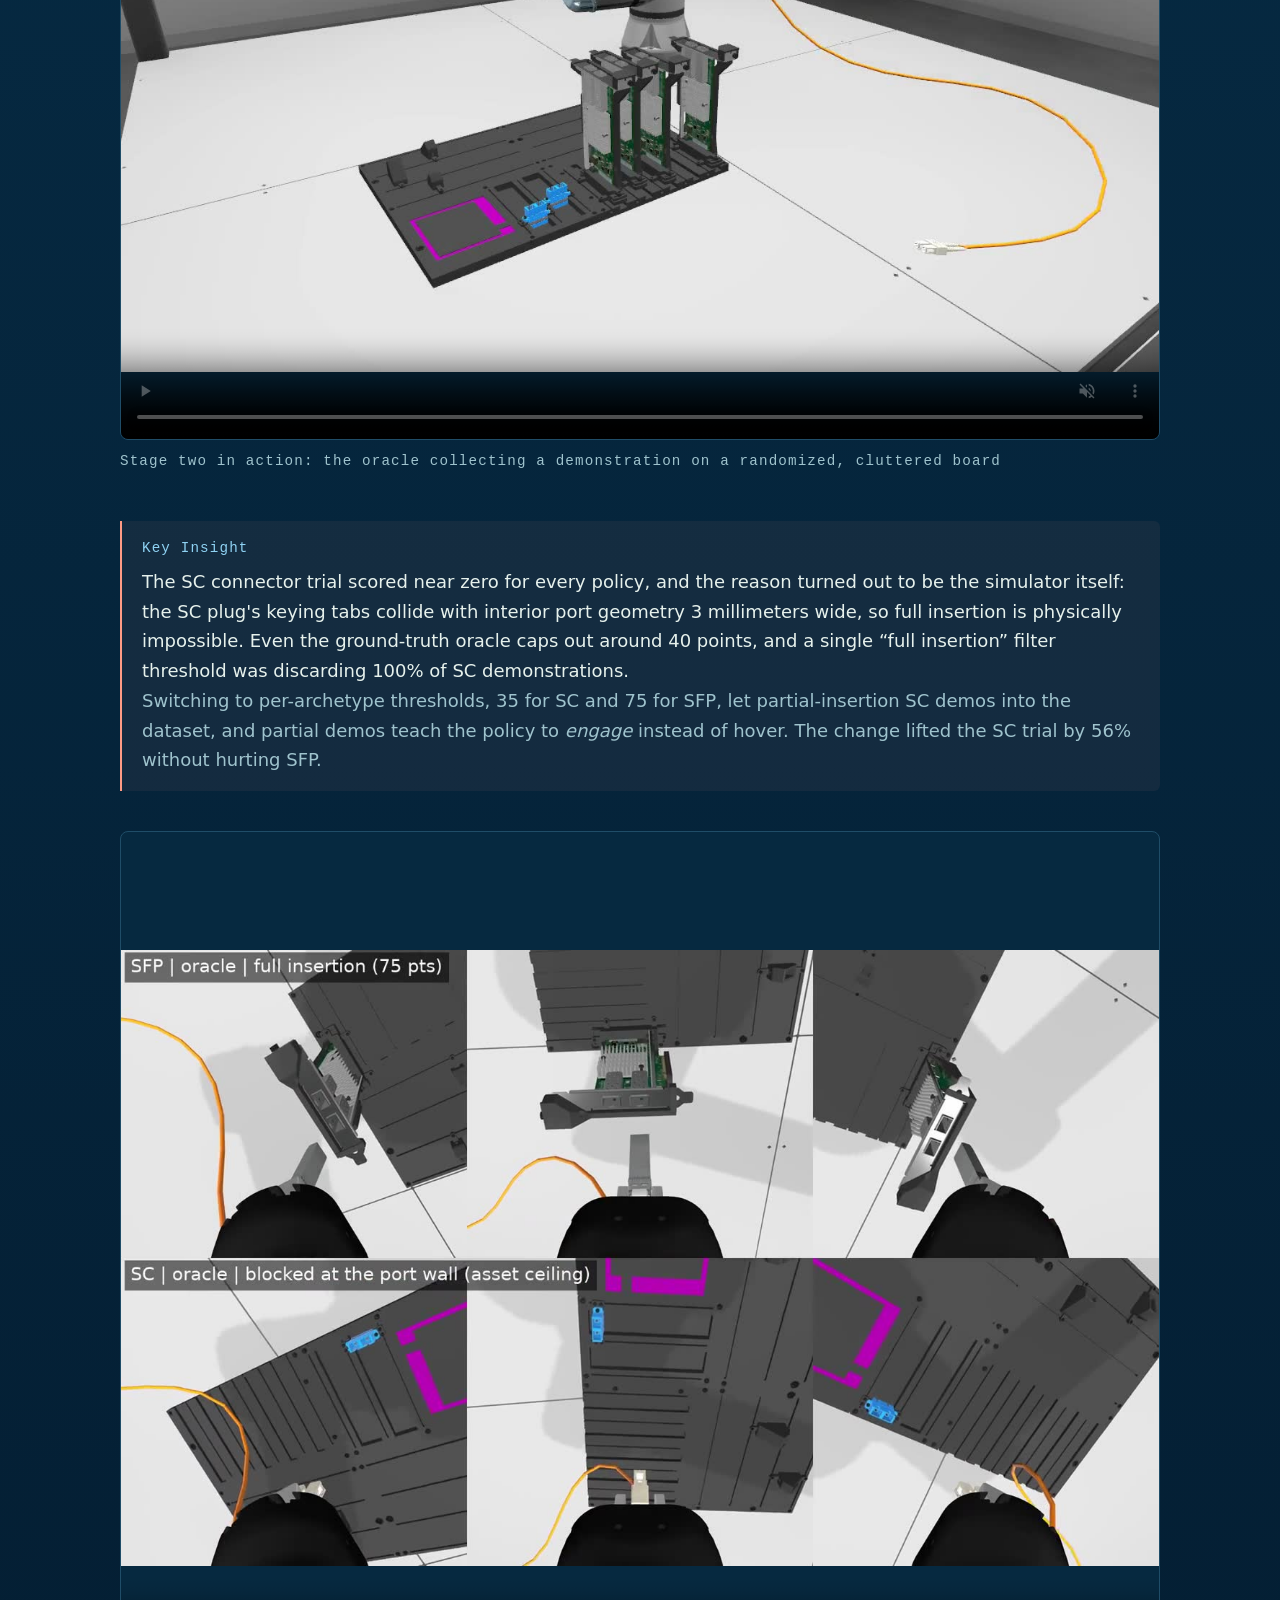
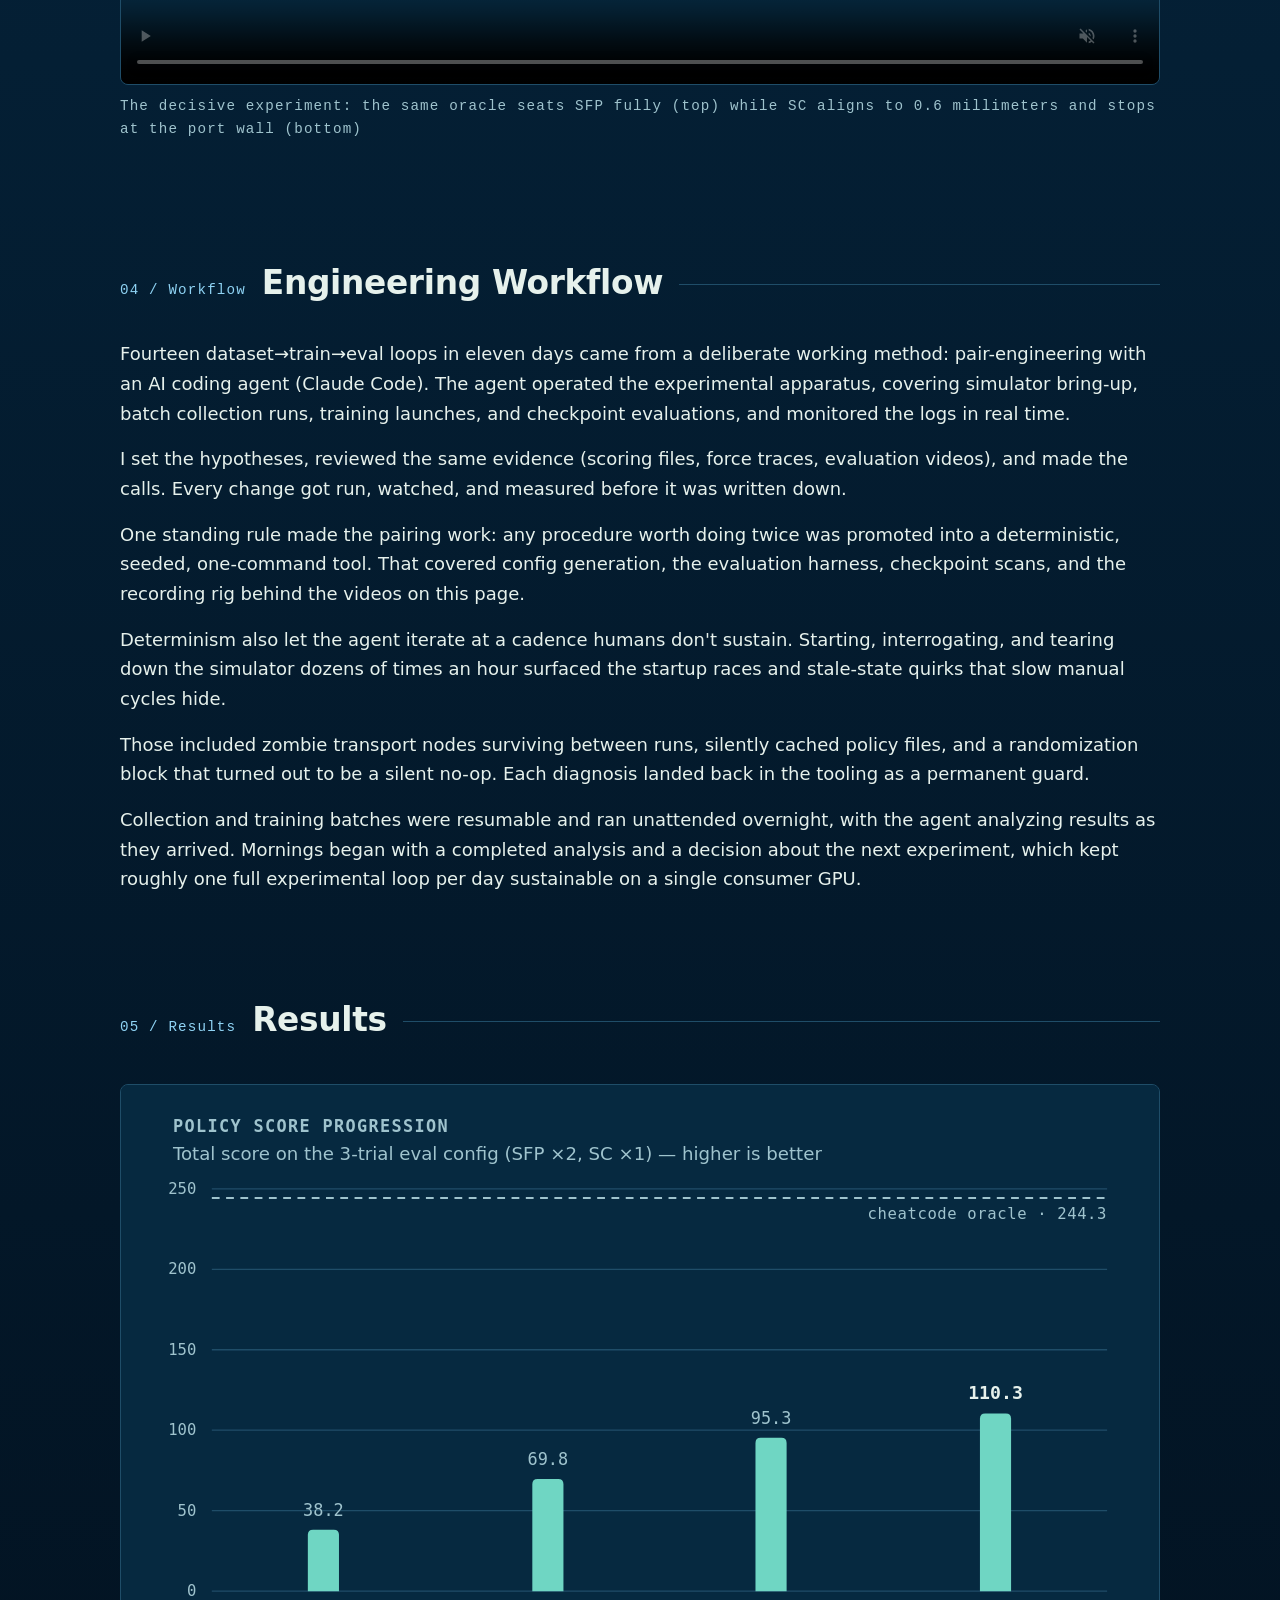
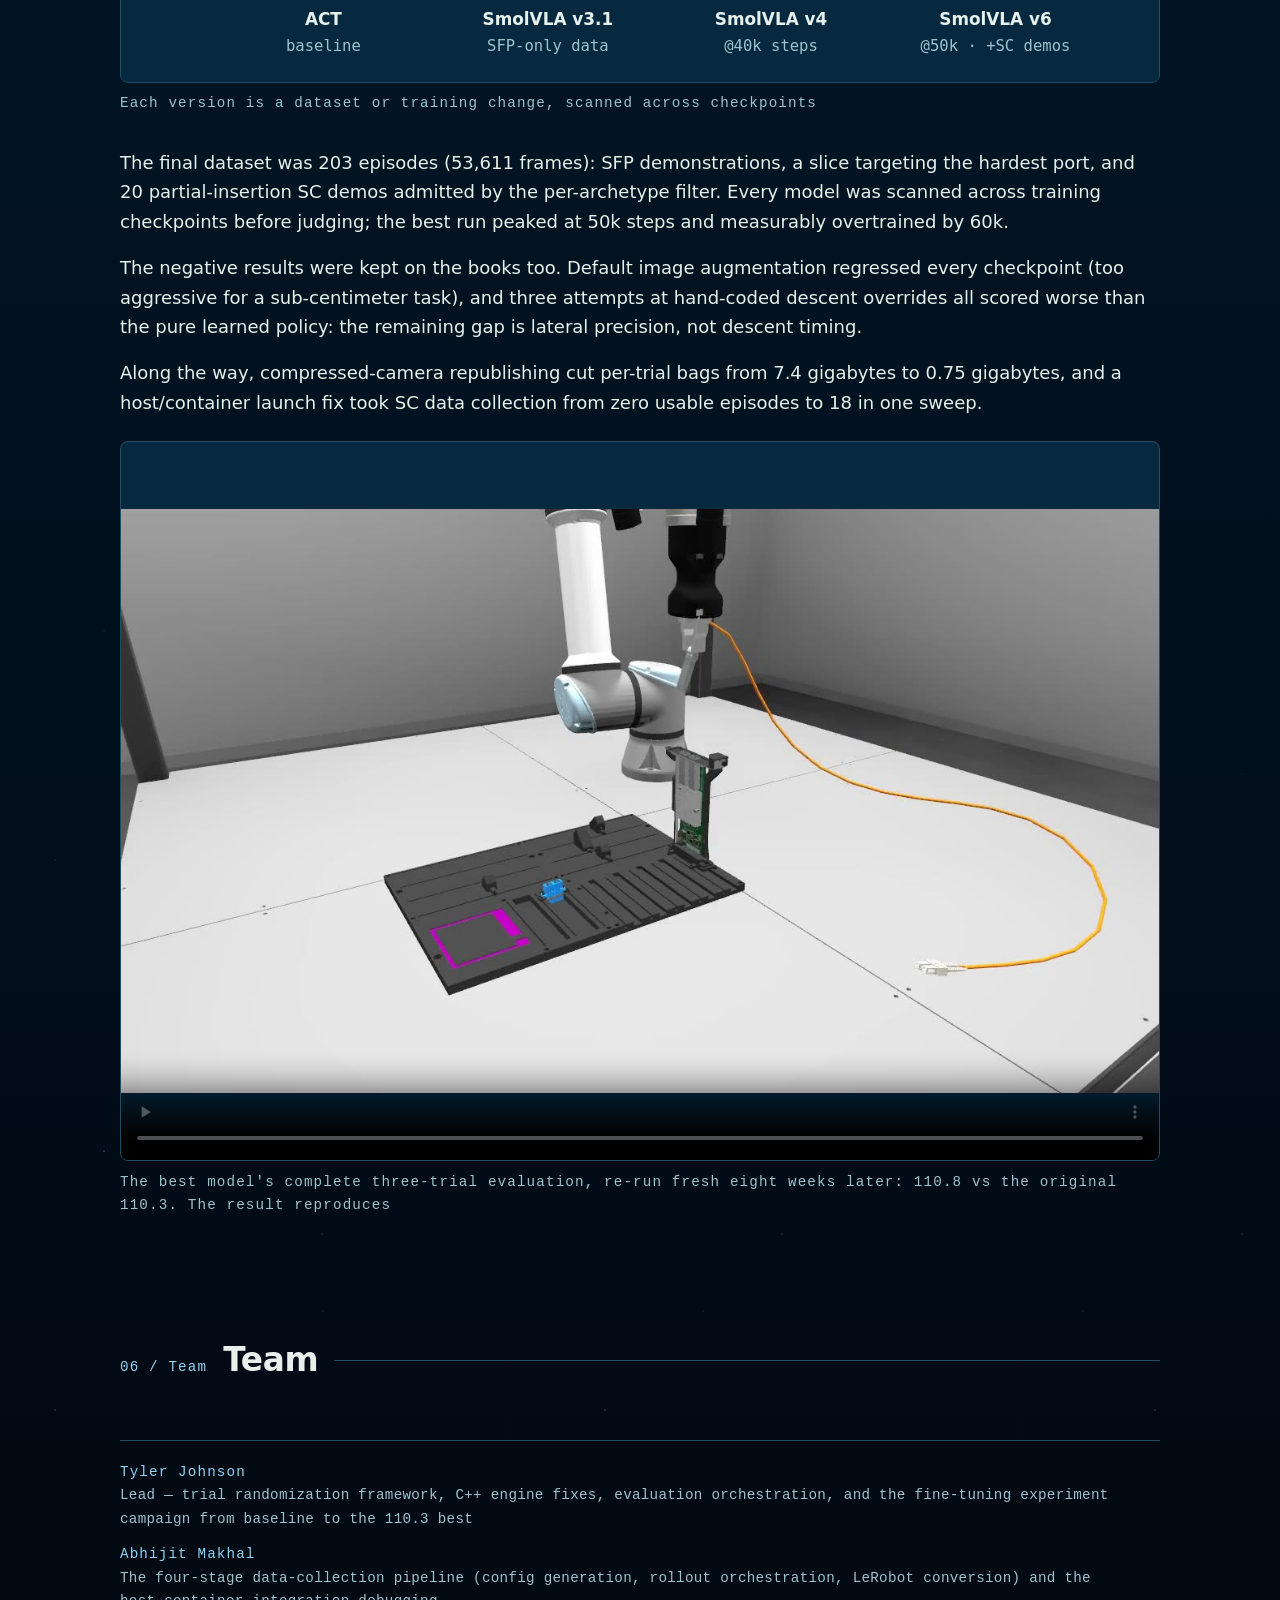
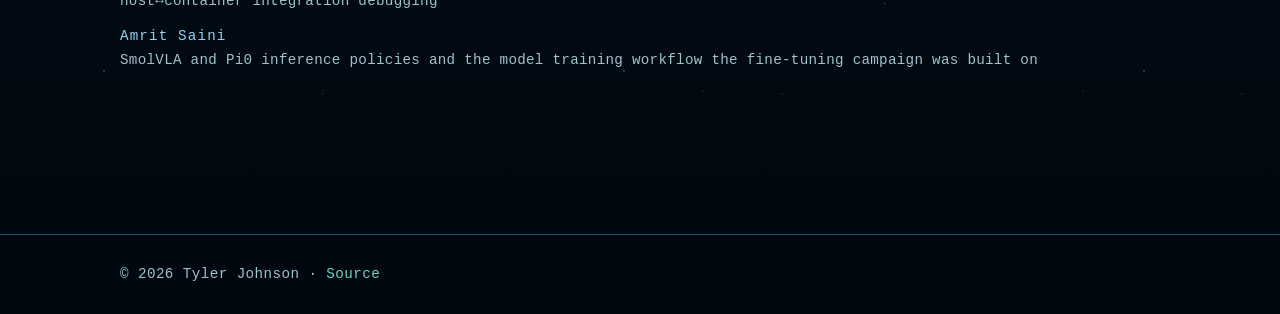
<file: aic.html>
<!DOCTYPE html>
<html lang="en">

<head>
  <meta charset="utf-8">
  <meta name="viewport" content="width=device-width, initial-scale=1">

  <title>AIC Connector Insertion — Tyler Johnson</title>
  <meta name="description"
    content="Team entry to Intrinsic's AI for Industry Challenge: a fine-tuned SmolVLA vision-language-action policy for robotic fiber-optic connector insertion, nearly tripling the provided baseline.">
  <link rel="canonical" href="https://johnsontyler0511.github.io/aic.html">
  <meta name="theme-color" content="#0d4f6e">

  <meta property="og:title" content="AIC Connector Insertion — Tyler Johnson">
  <meta property="og:description"
    content="Fine-tuned SmolVLA for robotic fiber-optic connector insertion — imitation learning, ROS 2, and an honest experiment log.">
  <meta property="og:type" content="article">
  <meta property="og:url" content="https://johnsontyler0511.github.io/aic.html">

  <link rel="icon" href="/favicon.ico" sizes="32x32">
  <link rel="icon" href="/images/favicon.svg" type="image/svg+xml">
  <link rel="apple-touch-icon" href="/apple-touch-icon.png">

  <link rel="stylesheet" href="css/main.css">
  <script src="js/main.js" defer></script>
</head>

<body>
  <a class="skip-link" href="#main">Skip to content</a>

  <header class="site-header">
    <nav class="container" aria-label="Primary">
      <a class="brand" href="index.html"><span class="brand-mark"><svg viewBox="0 0 16 16" width="14" height="14"
            fill="none" stroke-linecap="round" aria-hidden="true">
            <circle cx="8" cy="8" r="2.2" stroke="currentColor" stroke-width="1.4" />
            <circle cx="8" cy="8" r="4.8" stroke="#6fd6c3" stroke-width="1.1" opacity="0.8" />
            <circle cx="8" cy="8" r="7.2" stroke="#6fd6c3" stroke-width="1" opacity="0.45" />
          </svg></span> tyler.johnson</a>
      <ul class="nav-links">
        <li><a href="index.html#projects">&larr; Back to projects</a></li>
      </ul>
    </nav>
  </header>

  <main id="main">

    <!-- ============================== Hero ============================== -->
    <section class="project-hero container">
      <p class="mono eyebrow">Project &middot; Imitation Learning &middot; Robot Manipulation</p>
      <h1>AIC Connector Insertion <span class="mono card-note">Private repo &mdash; code cannot be shared</span></h1>
      <p class="project-lede">
        Team entry to Intrinsic's <strong>AI for Industry Challenge</strong>: teaching a simulated
        UR5e to plug fiber-optic connectors into a networking task board with a fine-tuned
        vision-language-action model.
      </p>
      <p class="project-lede">
        Built with <strong>Abhijit Makhal</strong> and <strong>Amrit Saini</strong>. The repo is
        private, so this page documents the system, the experiments, and the results.
      </p>
      <p class="mono tech-tags">ROS 2 &middot; LeRobot &middot; SmolVLA &middot; Gazebo &middot; Python &middot; C++</p>
    </section>

    <!-- ============================== Overview ============================== -->
    <section class="container" id="overview" data-reveal>
      <div class="section-head">
        <span class="mono section-num">01 / Overview</span>
        <h2>Overview</h2>
        <span class="rule" aria-hidden="true"></span>
      </div>
      <div class="prose">
        <p>
          The challenge is dexterous cable insertion: a UR5e arm in Gazebo picks up SFP and SC
          fiber-optic connectors and seats them in ports on a task board. It is a peg-in-hole
          problem that demands sub-centimeter precision under randomized start poses, impedance
          settings, and force disturbances.
        </p>
        <p>
          The organizers run a fixed C++ evaluation stack, and participants submit a single Python
          policy that answers one ROS 2 action. Scoring rewards proximity, smoothness, and above
          all insertion depth, and punishes collisions.
        </p>
        <p>
          We took a learned approach: collect demonstrations from a ground-truth oracle policy,
          convert them into a LeRobot dataset, and fine-tune <strong>SmolVLA</strong>, a small
          vision-language-action model, to imitate them. Over a documented experiment campaign
          the policy went from the provided ACT baseline's <strong>38.2</strong> to
          <strong>110.3</strong>, close to three times the baseline.
        </p>
        <figure class="diagram" data-reveal>
          <video controls muted playsinline preload="metadata" poster="videos/aic/oracle-insert.jpg"
            width="1280" height="720">
            <source src="videos/aic/oracle-insert.mp4" type="video/mp4">
          </video>
          <figcaption class="mono">The task at the ceiling: a full SFP insertion on a randomized board (93 of about 100)</figcaption>
        </figure>
      </div>
    </section>

    <!-- ============================== System ============================== -->
    <section class="container" id="system" data-reveal>
      <div class="section-head">
        <span class="mono section-num">02 / System</span>
        <h2>System</h2>
        <span class="rule" aria-hidden="true"></span>
      </div>
      <div class="prose">
        <figure class="diagram" data-reveal>
          <img src="images/aic-system.svg"
            alt="System architecture: the organizers' C++ evaluation stack (aic_engine, aic_controller, aic_adapter, Gazebo) exchanges camera, wrench, and joint-state observations and 6-DOF twist commands with the team's Python participant model over the /insert_cable ROS 2 action"
            width="800" height="450" loading="lazy" decoding="async">
          <figcaption class="mono">Two components, one action interface</figcaption>
        </figure>
        <p>
          Everything meets at one boundary. The evaluation side owns the physics: an engine that
          orchestrates and scores trials, an impedance controller, and a sensor-fusion adapter around
          a Gazebo simulation of the arm and task board.
        </p>
        <p>
          Our side is a ROS 2 lifecycle node that dynamically loads a <code>Policy</code> and
          answers the <code>/insert_cable</code> action. It consumes camera images, wrench
          readings, and joint states, and streams back 6-DOF Cartesian twist commands.
        </p>
        <p>
          The stack runs on ROS 2 Kilted over the Zenoh RMW, and the submission executes inside a
          resource-limited container with a 30-second model-discovery budget. Heavy imports can
          silently kill a run.
        </p>
        <figure class="diagram" data-reveal>
          <video controls muted playsinline preload="metadata" poster="videos/aic/policy-view.jpg"
            width="1728" height="512">
            <source src="videos/aic/policy-view.mp4" type="video/mp4">
          </video>
          <figcaption class="mono">Everything the policy sees: left / center / right wrist cameras, consumed at
            288 by 256 pixels. The policy gets no third-person view and no object poses</figcaption>
        </figure>
      </div>
    </section>

    <!-- ============================== Pipeline ============================== -->
    <section class="container" id="pipeline" data-reveal>
      <div class="section-head">
        <span class="mono section-num">03 / Data Pipeline</span>
        <h2>Data &amp; Training Pipeline</h2>
        <span class="rule" aria-hidden="true"></span>
      </div>
      <div class="prose">
        <figure class="diagram" data-reveal>
          <img src="images/aic-pipeline.svg"
            alt="Four-stage imitation learning loop: generate randomized trial configs, roll out the CheatCode oracle in Gazebo to produce rosbags and scores, filter and convert successes into a LeRobot dataset, fine-tune and evaluate SmolVLA, then iterate"
            width="800" height="500" loading="lazy" decoding="async">
          <figcaption class="mono">The imitation-learning loop</figcaption>
        </figure>
        <p>
          Demonstrations come from <em>CheatCode</em>, an oracle policy that reads ground-truth
          transforms the real submission never sees.
        </p>
        <p>
          Stage one generates randomized trial configs covering start-pose jitter, impedance
          randomization, injected force disturbances, and scene clutter, so the dataset covers the
          perturbations evaluation will throw at us. Stage two rolls the oracle through Gazebo,
          recording rosbags and scores.
        </p>
        <p>
          Stage three filters for successful episodes and converts them into a LeRobot dataset,
          finite-differencing the oracle's pose commands into the same 6-DOF twist action space the
          policy will emit. Stage four fine-tunes SmolVLA, sends it back through evaluation, and
          the loop repeats.
        </p>
        <p>
          &ldquo;Randomized&rdquo; covers a lot, so here is the full inventory. Each form of
          variation is an independent, seeded block in the config generator, switchable per
          collection run:
        </p>
        <ul>
          <li><strong>Board &amp; rail placement</strong> &mdash; task-board pose shifted plus or
            minus 1 to 2 centimeters; the target rail slid and yawed plus or minus 0.03 to
            0.12 radians along its channel.</li>
          <li><strong>Scene clutter</strong> &mdash; each of the board's 13 rail slots
            probabilistically populated with distractor cards, ports, and fixtures, so the target
            always shares the view with other objects.</li>
          <li><strong>Grasp jitter</strong> &mdash; the plug's pose in the gripper perturbed plus or
            minus 2 millimeters and plus or minus 0.04 radians, matching the documented evaluation
            envelope.</li>
          <li><strong>Start pose</strong> &mdash; per-joint Gaussian offsets on the arm's home
            configuration (sigma of 5 degrees, clipped at plus or minus 10 degrees).</li>
          <li><strong>Correlated action noise</strong> &mdash; DART-style temporally correlated noise
            on the oracle's commands during the approach phase (sigma of 2 millimeters and
            0.005 radians, with a 0.5 second time constant), disabled near contact so demonstrations
            stay clean where precision matters. The expert's recoveries become training data.</li>
          <li><strong>Force disturbances</strong> &mdash; one to three random shoves of about
            5 newtons applied to the wrist mid-approach through the physics engine.</li>
          <li><strong>Impedance randomization</strong> &mdash; controller stiffness scaled by 0.7 to
            1.3 times and damping by 0.8 to 1.2 times per trial, so recovery behavior is learned
            under a range of contact dynamics.</li>
          <li><strong>Language</strong> &mdash; every episode carries a minimal task-only prompt
            matched to its scene. Scene-rich prompts measurably hurt precision, and the evaluator
            prompts minimally anyway.</li>
        </ul>
        <figure class="diagram" data-reveal>
          <video controls muted playsinline preload="metadata" poster="videos/aic/training-variation.jpg"
            width="864" height="768">
            <source src="videos/aic/training-variation.mp4" type="video/mp4">
          </video>
          <figcaption class="mono">Nine training episodes at once, showing the randomization the dataset actually
            contains: varying targets, board pose, clutter, grasp jitter</figcaption>
        </figure>
        <figure class="diagram" data-reveal>
          <video controls muted playsinline preload="metadata" poster="videos/aic/oracle-collection.jpg"
            width="1280" height="720">
            <source src="videos/aic/oracle-collection.mp4" type="video/mp4">
          </video>
          <figcaption class="mono">Stage two in action: the oracle collecting a demonstration on a randomized,
            cluttered board</figcaption>
        </figure>
        <div class="highlight">
          <p class="mono highlight-label">Key Insight</p>
          <p>
            The SC connector trial scored near zero for every policy, and the reason turned out to
            be the simulator itself: the SC plug's keying tabs collide with interior port geometry
            3 millimeters wide, so full insertion is physically impossible. Even the ground-truth
            oracle caps out around 40 points, and a single &ldquo;full insertion&rdquo; filter
            threshold was discarding 100% of SC demonstrations.
          </p>
          <p>
            Switching to per-archetype thresholds, 35 for SC and 75 for SFP, let partial-insertion
            SC demos into the dataset, and partial demos teach the policy to <em>engage</em>
            instead of hover. The change lifted the SC trial by 56% without hurting SFP.
          </p>
        </div>
        <figure class="diagram" data-reveal>
          <video controls muted playsinline preload="metadata" poster="videos/aic/sfp-vs-sc-oracle.jpg"
            width="1440" height="854">
            <source src="videos/aic/sfp-vs-sc-oracle.mp4" type="video/mp4">
          </video>
          <figcaption class="mono">The decisive experiment: the same oracle seats SFP fully (top) while SC aligns
            to 0.6 millimeters and stops at the port wall (bottom)</figcaption>
        </figure>
      </div>
    </section>

    <!-- ============================== Workflow ============================== -->
    <section class="container" id="workflow" data-reveal>
      <div class="section-head">
        <span class="mono section-num">04 / Workflow</span>
        <h2>Engineering Workflow</h2>
        <span class="rule" aria-hidden="true"></span>
      </div>
      <div class="prose">
        <p>
          Fourteen dataset&rarr;train&rarr;eval loops in eleven days came from a deliberate working
          method: pair-engineering with an AI coding agent (Claude Code). The agent operated the
          experimental apparatus, covering simulator bring-up, batch collection runs, training
          launches, and checkpoint evaluations, and monitored the logs in real time.
        </p>
        <p>
          I set the hypotheses, reviewed the same evidence (scoring files, force traces, evaluation
          videos), and made the calls. Every change got run, watched, and measured before it was
          written down.
        </p>
        <p>
          One standing rule made the pairing work: any procedure worth doing twice was promoted
          into a deterministic, seeded, one-command tool. That covered config generation, the
          evaluation harness, checkpoint scans, and the recording rig behind the videos on this
          page.
        </p>
        <p>
          Determinism also let the agent iterate at a cadence humans don't sustain. Starting,
          interrogating, and tearing down the simulator dozens of times an hour surfaced the
          startup races and stale-state quirks that slow manual cycles hide.
        </p>
        <p>
          Those included zombie transport nodes surviving between runs, silently cached policy
          files, and a randomization block that turned out to be a silent no-op. Each diagnosis
          landed back in the tooling as a permanent guard.
        </p>
        <p>
          Collection and training batches were resumable and ran unattended overnight, with the agent
          analyzing results as they arrived. Mornings began with a completed analysis and a decision
          about the next experiment, which kept roughly one full experimental loop per day
          sustainable on a single consumer GPU.
        </p>
      </div>
    </section>

    <!-- ============================== Results ============================== -->
    <section class="container" id="results" data-reveal>
      <div class="section-head">
        <span class="mono section-num">05 / Results</span>
        <h2>Results</h2>
        <span class="rule" aria-hidden="true"></span>
      </div>
      <div class="prose">
        <figure class="diagram" data-reveal>
          <img src="images/aic-results.svg"
            alt="Bar chart: total score rises from 38.2 for the ACT baseline through 69.8 and 95.3 for SmolVLA v3.1 and v4 to 110.3 for v6, against a dashed CheatCode oracle ceiling of 244.3"
            width="800" height="460" loading="lazy" decoding="async">
          <figcaption class="mono">Each version is a dataset or training change, scanned across checkpoints</figcaption>
        </figure>
        <p>
          The final dataset was 203 episodes (53,611 frames): SFP demonstrations, a slice targeting
          the hardest port, and 20 partial-insertion SC demos admitted by the per-archetype filter.
          Every model was scanned across training checkpoints before judging; the best run peaked
          at 50k steps and measurably overtrained by 60k.
        </p>
        <p>
          The negative results were kept on the books too. Default image augmentation regressed
          every checkpoint (too aggressive for a sub-centimeter task), and three attempts at
          hand-coded descent overrides all scored worse than the pure learned policy: the remaining
          gap is lateral precision, not descent timing.
        </p>
        <p>
          Along the way, compressed-camera republishing cut per-trial bags from 7.4 gigabytes to
          0.75 gigabytes, and a host/container launch fix took SC data collection from zero usable
          episodes to 18 in one sweep.
        </p>
        <figure class="diagram" data-reveal>
          <video controls muted playsinline preload="metadata" poster="videos/aic/best-model-eval.jpg"
            width="1280" height="720">
            <source src="videos/aic/best-model-eval.mp4" type="video/mp4">
          </video>
          <figcaption class="mono">The best model's complete three-trial evaluation, re-run fresh eight weeks
            later: 110.8 vs the original 110.3. The result reproduces</figcaption>
        </figure>
      </div>
    </section>

    <!-- ============================== Team ============================== -->
    <section class="container" id="team" data-reveal>
      <div class="section-head">
        <span class="mono section-num">06 / Team</span>
        <h2>Team</h2>
        <span class="rule" aria-hidden="true"></span>
      </div>
      <div class="prose">
        <dl class="edu mono">
          <div>
            <dt>Tyler Johnson</dt>
            <dd>Lead &mdash; trial randomization framework, C++ engine fixes, evaluation orchestration,
              and the fine-tuning experiment campaign from baseline to the 110.3 best</dd>
          </div>
          <div>
            <dt>Abhijit Makhal</dt>
            <dd>The four-stage data-collection pipeline (config generation, rollout orchestration,
              LeRobot conversion) and the host&harr;container integration debugging</dd>
          </div>
          <div>
            <dt>Amrit Saini</dt>
            <dd>SmolVLA and Pi0 inference policies and the model training workflow the fine-tuning
              campaign was built on</dd>
          </div>
        </dl>
      </div>
    </section>

  </main>

  <footer class="site-footer">
    <div class="container">
      <p class="mono">
        &copy; <span id="year">2026</span> Tyler Johnson &middot;
        <a href="https://github.com/johnsonTyler0511/johnsonTyler0511.github.io" target="_blank"
          rel="noopener">Source</a>
      </p>
    </div>
  </footer>
</body>

</html>
</file>
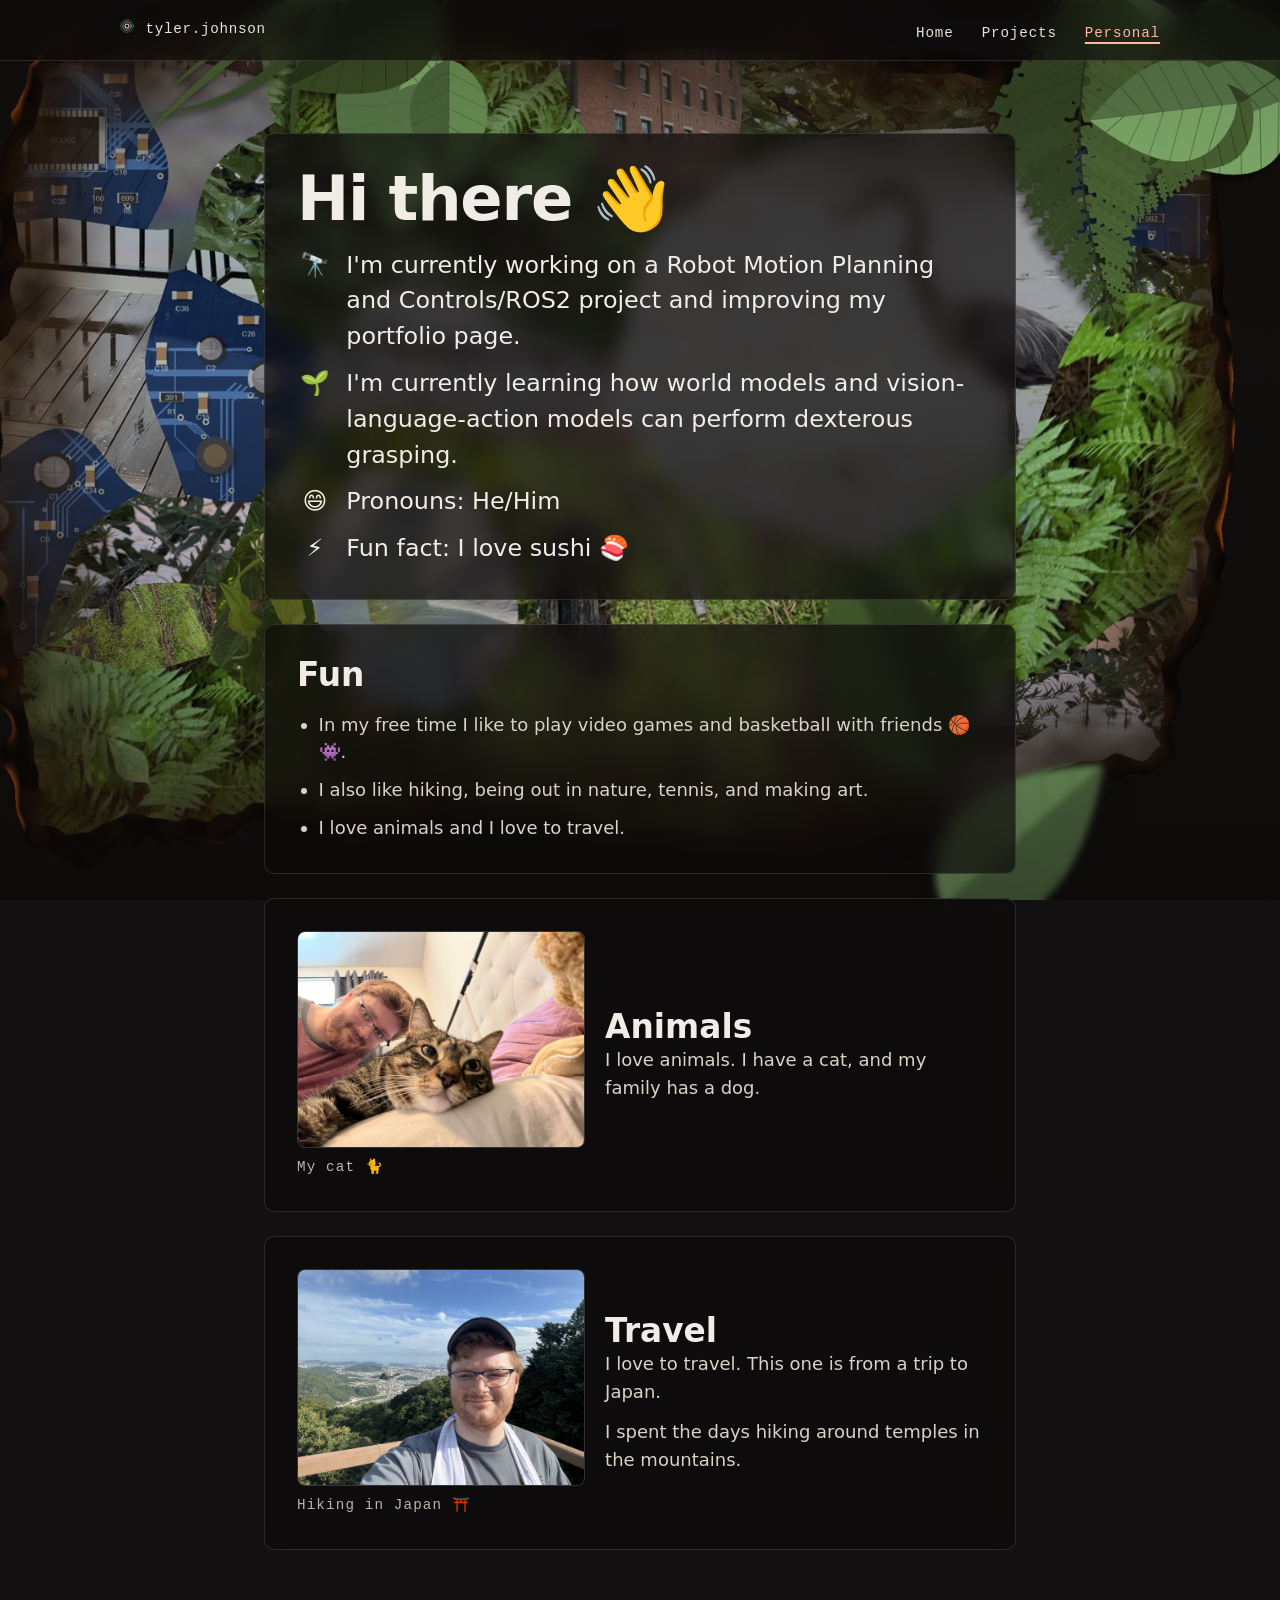
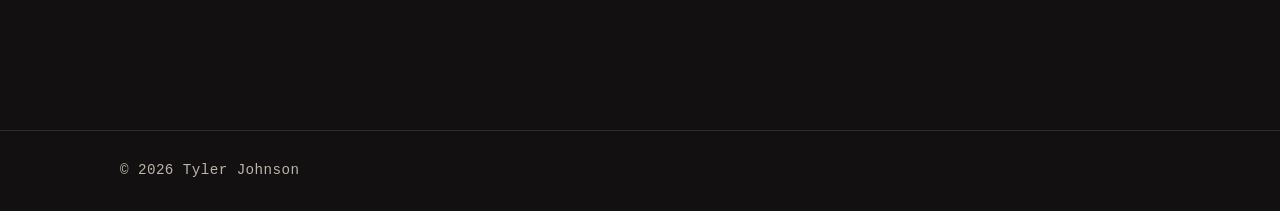
<file: personal.html>
<!DOCTYPE html>
<html lang="en">

<head>
  <meta charset="utf-8">
  <meta name="viewport" content="width=device-width, initial-scale=1">

  <title>Off the Clock — Tyler Johnson</title>
  <meta name="description"
    content="Tyler Johnson outside of work: robotics at Locus, learning world models and VLAs for dexterous grasping, hiking, art, tennis, basketball, video games, animals, and travel.">
  <link rel="canonical" href="https://johnsontyler0511.github.io/personal.html">
  <meta name="theme-color" content="#121010">

  <meta property="og:title" content="Off the Clock — Tyler Johnson">
  <meta property="og:description" content="Robotics by day. Hiking, art, tennis, basketball, and video games the rest of the time.">
  <meta property="og:type" content="website">
  <meta property="og:url" content="https://johnsontyler0511.github.io/personal.html">
  <meta property="og:image" content="https://johnsontyler0511.github.io/images/personal/collage-4.jpg">
  <meta name="twitter:card" content="summary_large_image">
  <meta name="twitter:title" content="Off the Clock — Tyler Johnson">
  <meta name="twitter:description" content="Robotics by day. Hiking, art, tennis, basketball, and video games the rest of the time.">
  <meta name="twitter:image" content="https://johnsontyler0511.github.io/images/personal/collage-4.jpg">

  <link rel="icon" href="/favicon.ico" sizes="32x32">
  <link rel="icon" href="/images/favicon.svg" type="image/svg+xml">
  <link rel="apple-touch-icon" href="/apple-touch-icon.png">

  <link rel="stylesheet" href="css/main.css">
  <script src="js/main.js" defer></script>
</head>

<body class="personal">
  <a class="skip-link" href="#main">Skip to content</a>
  <div class="collage-bg" style="background-image: url('images/personal/collage-4.jpg')" aria-hidden="true"></div>

  <header class="site-header">
    <nav class="container" aria-label="Primary">
      <a class="brand" href="index.html"><span class="brand-mark"><svg viewBox="0 0 16 16" width="14" height="14"
            fill="none" stroke-linecap="round" aria-hidden="true">
            <circle cx="8" cy="8" r="2.2" stroke="currentColor" stroke-width="1.4" />
            <circle cx="8" cy="8" r="4.8" stroke="#6fd6c3" stroke-width="1.1" opacity="0.8" />
            <circle cx="8" cy="8" r="7.2" stroke="#6fd6c3" stroke-width="1" opacity="0.45" />
          </svg></span> tyler.johnson</a>
      <ul class="nav-links">
        <li><a href="index.html">Home</a></li>
        <li><a href="index.html#projects">Projects</a></li>
        <li><a href="personal.html" aria-current="page">Personal</a></li>
      </ul>
    </nav>
  </header>

  <main id="main" class="container personal-main">

    <section class="panel intro" id="top" data-reveal>
      <h1>Hi there 👋</h1>
      <ul class="readme-list">
        <li>
          <span class="emoji" aria-label="Working on">🔭</span>
          <span>I'm currently working on a Robot Motion Planning and Controls/ROS2 project and improving my portfolio page.</span>
        </li>
        <li>
          <span class="emoji" aria-label="Learning">🌱</span>
          <span>I'm currently learning how world models and vision-language-action models can perform dexterous grasping.</span>
        </li>
        <li>
          <span class="emoji" aria-label="Pronouns">😄</span>
          <span>Pronouns: He/Him</span>
        </li>
        <li>
          <span class="emoji" aria-label="Fun fact">⚡</span>
          <span>Fun fact: I love sushi 🍣</span>
        </li>
      </ul>
    </section>

    <section class="panel" id="fun" data-reveal>
      <h2>Fun</h2>
      <ul class="readme-list plain">
        <li>In my free time I like to play video games and basketball with friends 🏀👾.</li>
        <li>I also like hiking, being out in nature, tennis, and making art.</li>
        <li>I love animals and I love to travel.</li>
      </ul>
    </section>

    <section class="panel photo-panel" id="animals" data-reveal>
      <figure>
        <img src="images/personal/cat.jpg" alt="Tyler lying next to his tabby cat, who is looking at the camera"
          width="1400" height="1050" loading="lazy" decoding="async">
        <figcaption class="mono">My cat 🐈</figcaption>
      </figure>
      <div>
        <h2>Animals</h2>
        <p>I love animals. I have a cat, and my family has a dog.</p>
      </div>
    </section>

    <section class="panel photo-panel" id="travel" data-reveal>
      <figure>
        <img src="images/personal/japan-hike.jpg"
          alt="Tyler on a mountain lookout in Japan with a city and hills spread out far below"
          width="1400" height="1050" loading="lazy" decoding="async">
        <figcaption class="mono">Hiking in Japan ⛩️</figcaption>
      </figure>
      <div>
        <h2>Travel</h2>
        <p>I love to travel. This one is from a trip to Japan.</p>
        <p>I spent the days hiking around temples in the mountains.</p>
      </div>
    </section>

  </main>

  <footer class="site-footer">
    <div class="container">
      <p class="mono">&copy; <span id="year">2026</span> Tyler Johnson</p>
    </div>
  </footer>
</body>

</html>
</file>
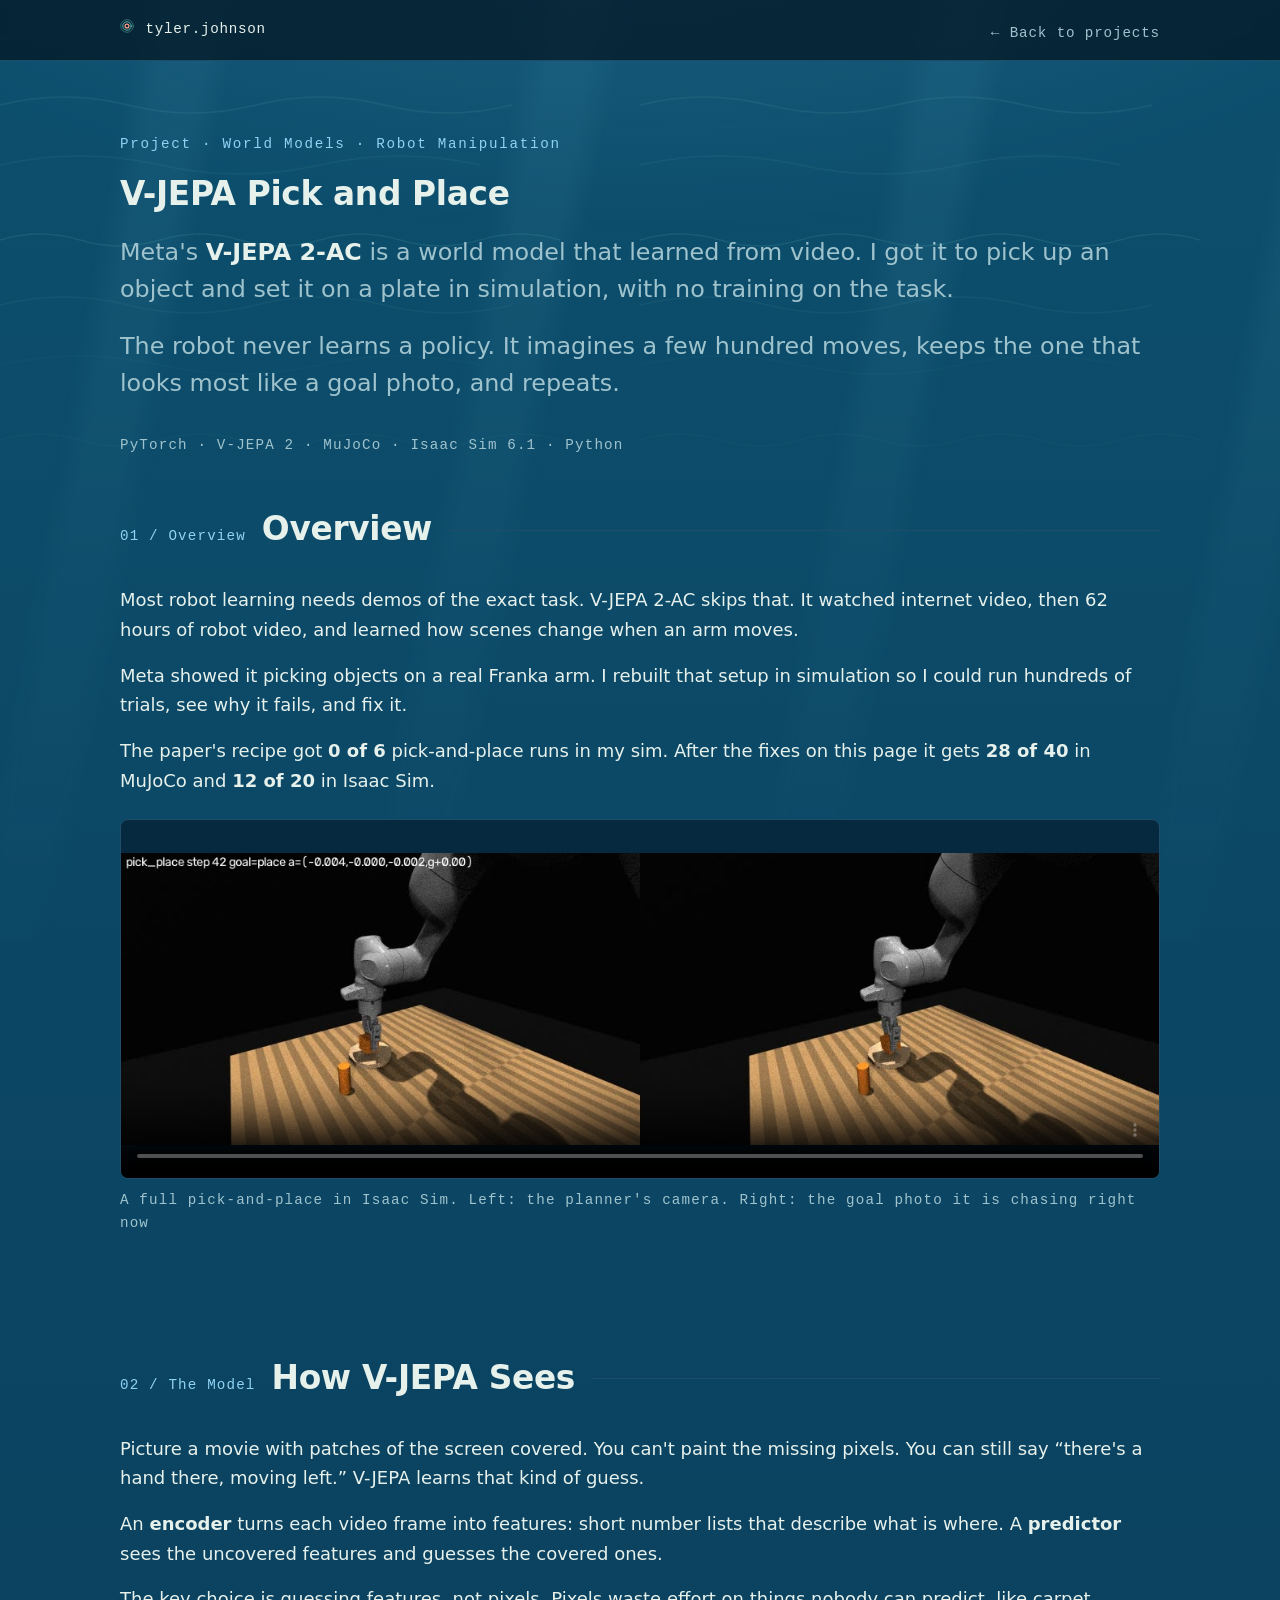
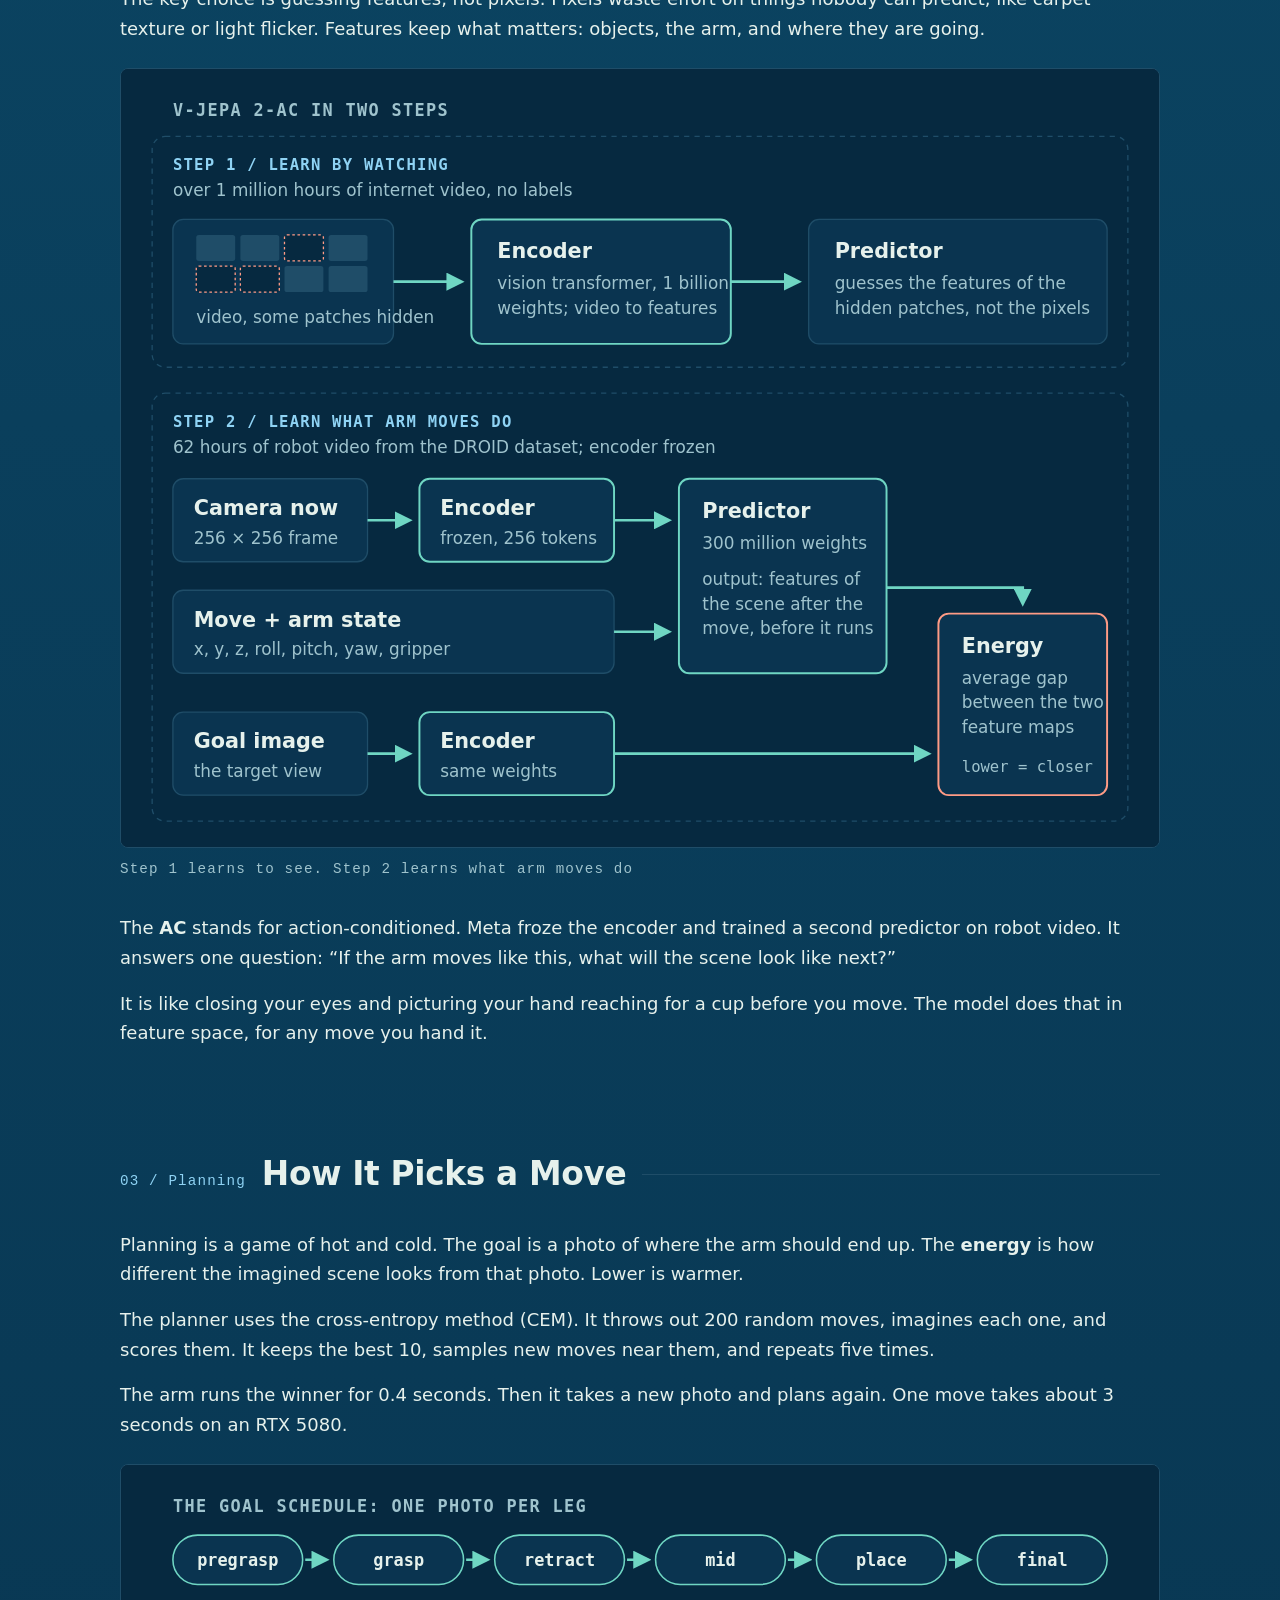
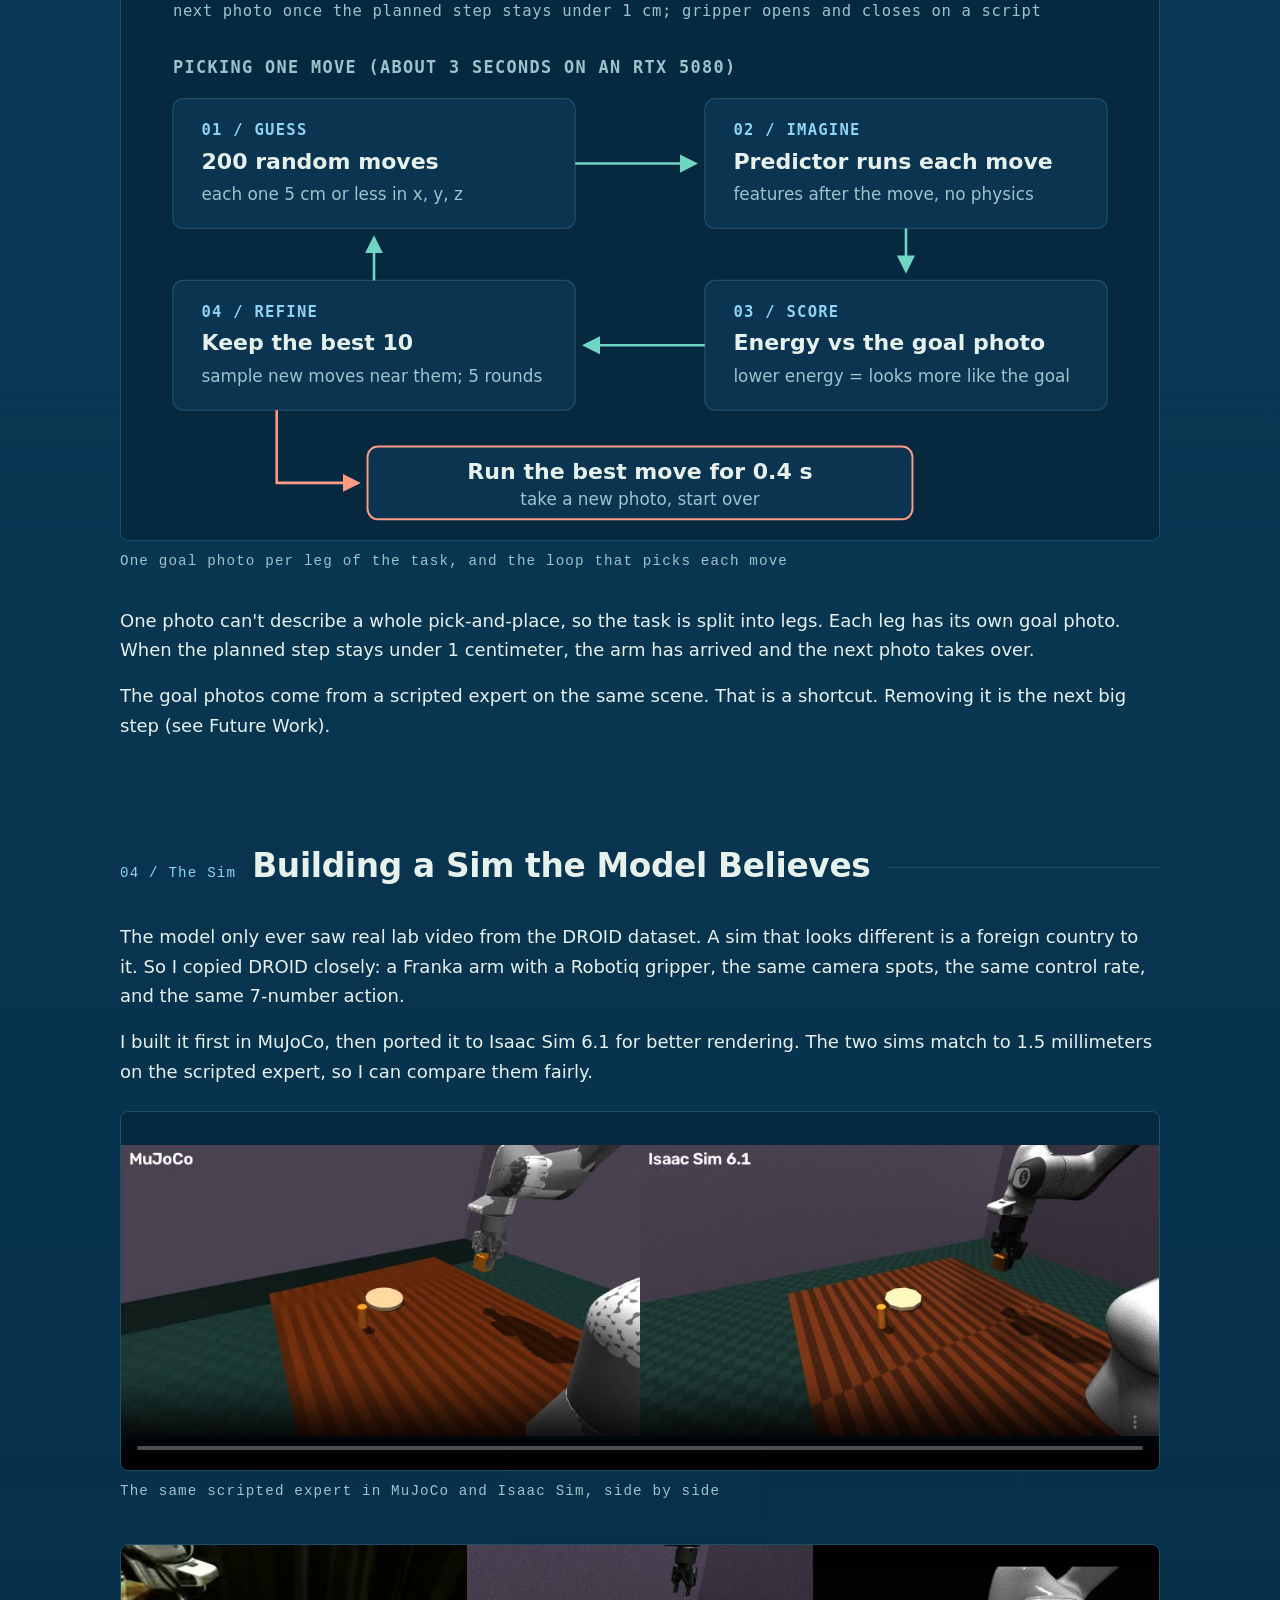
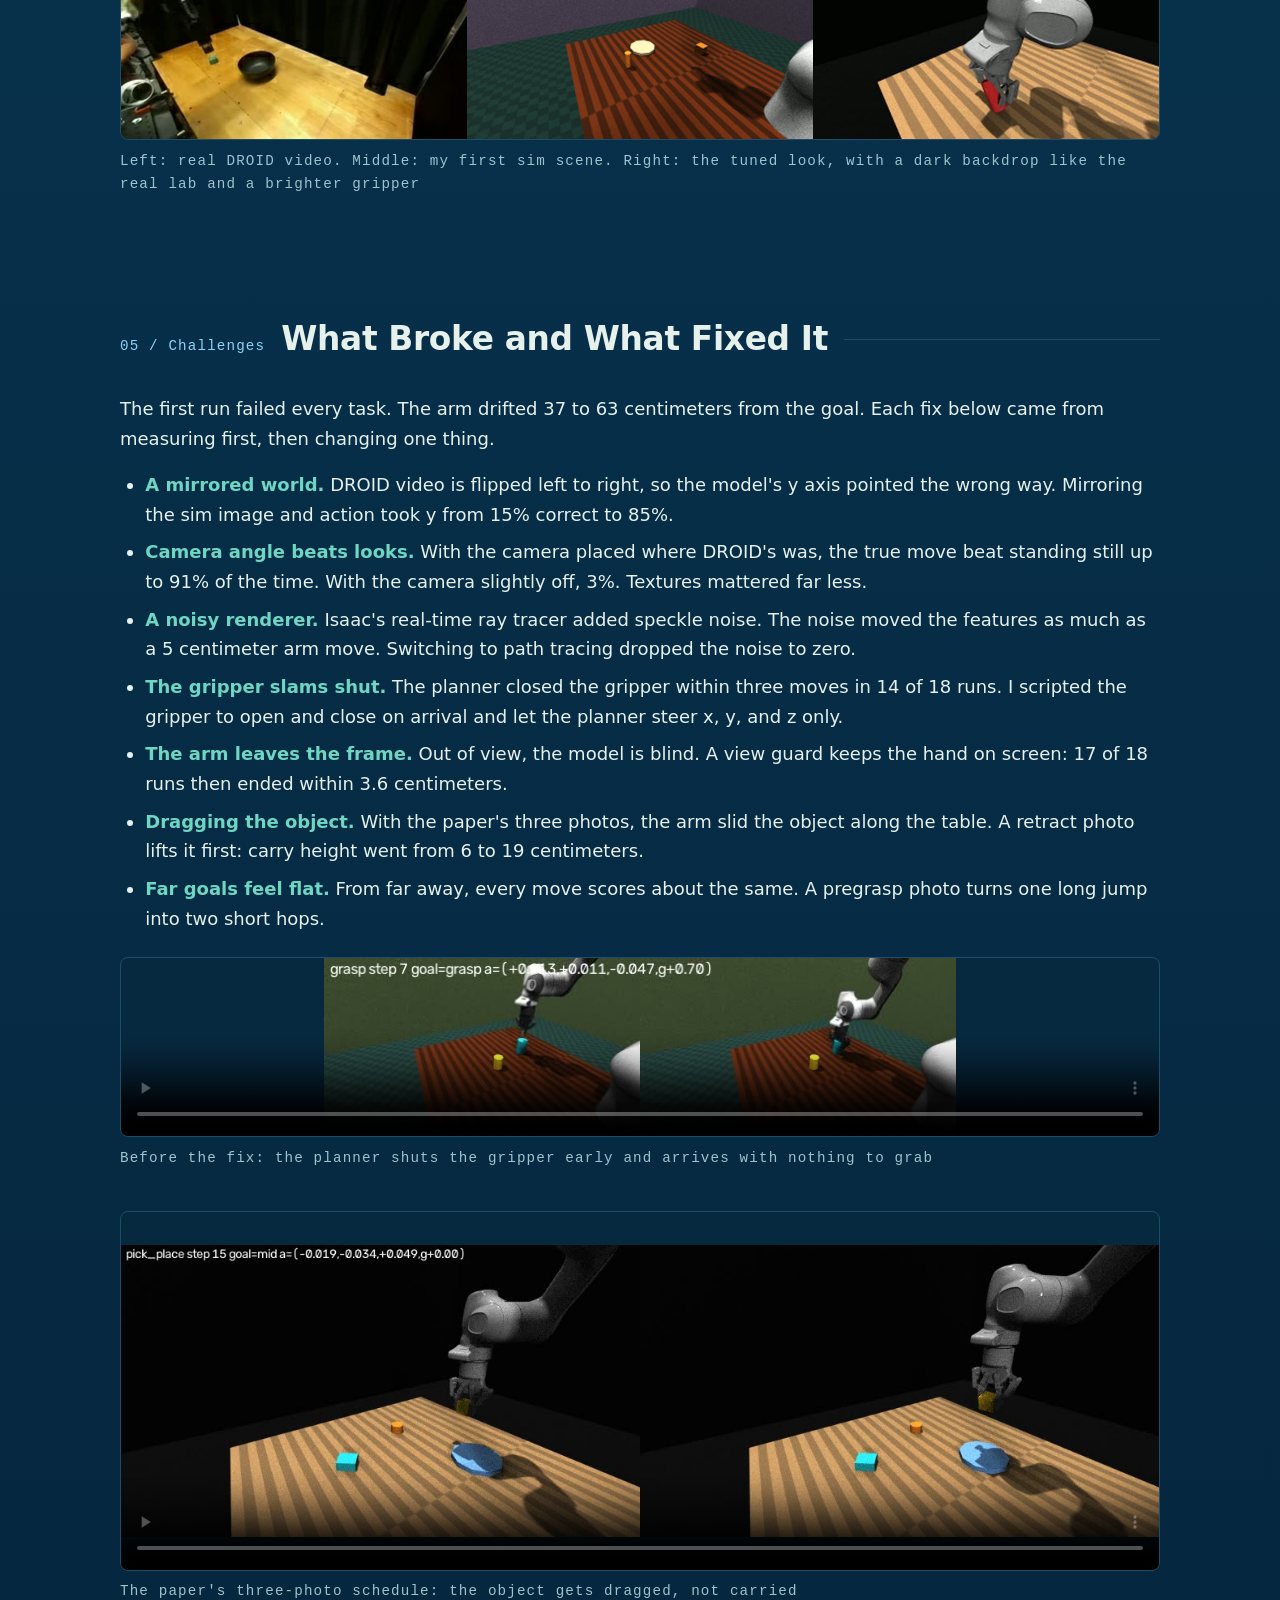
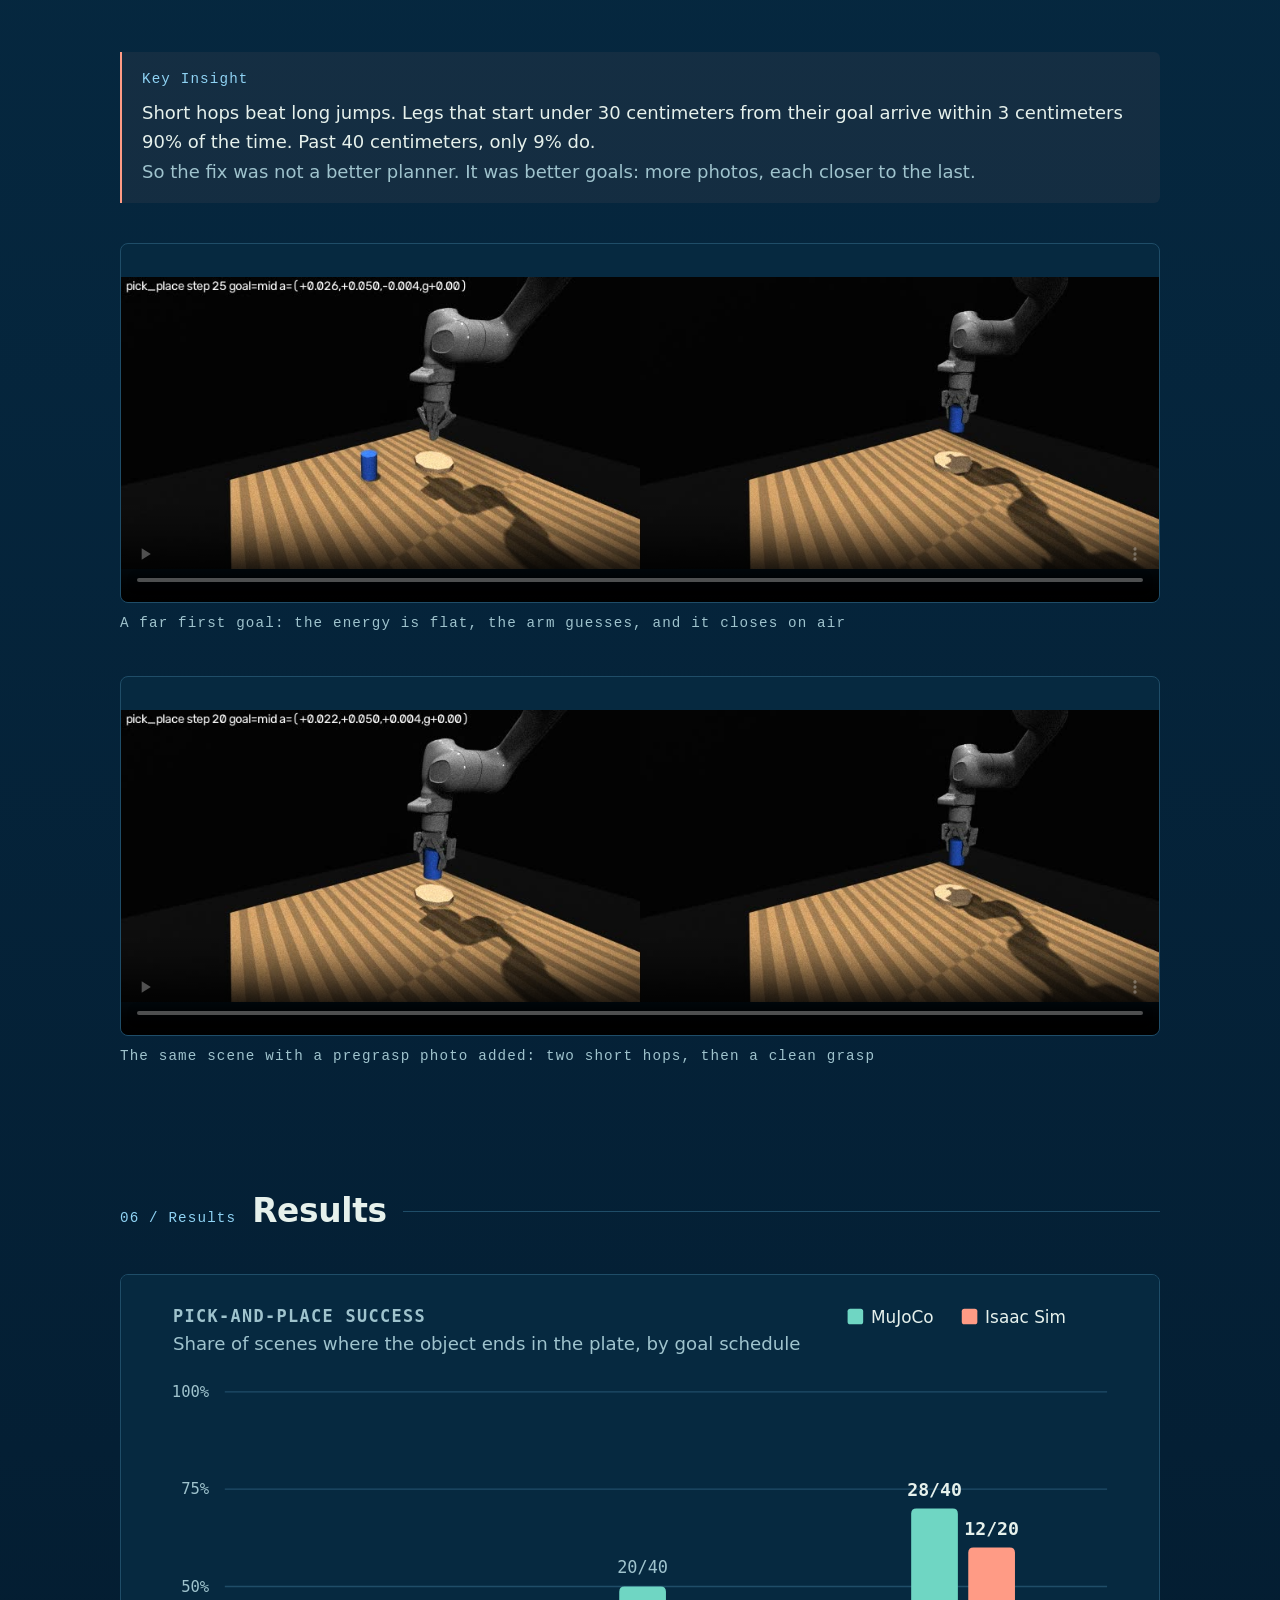
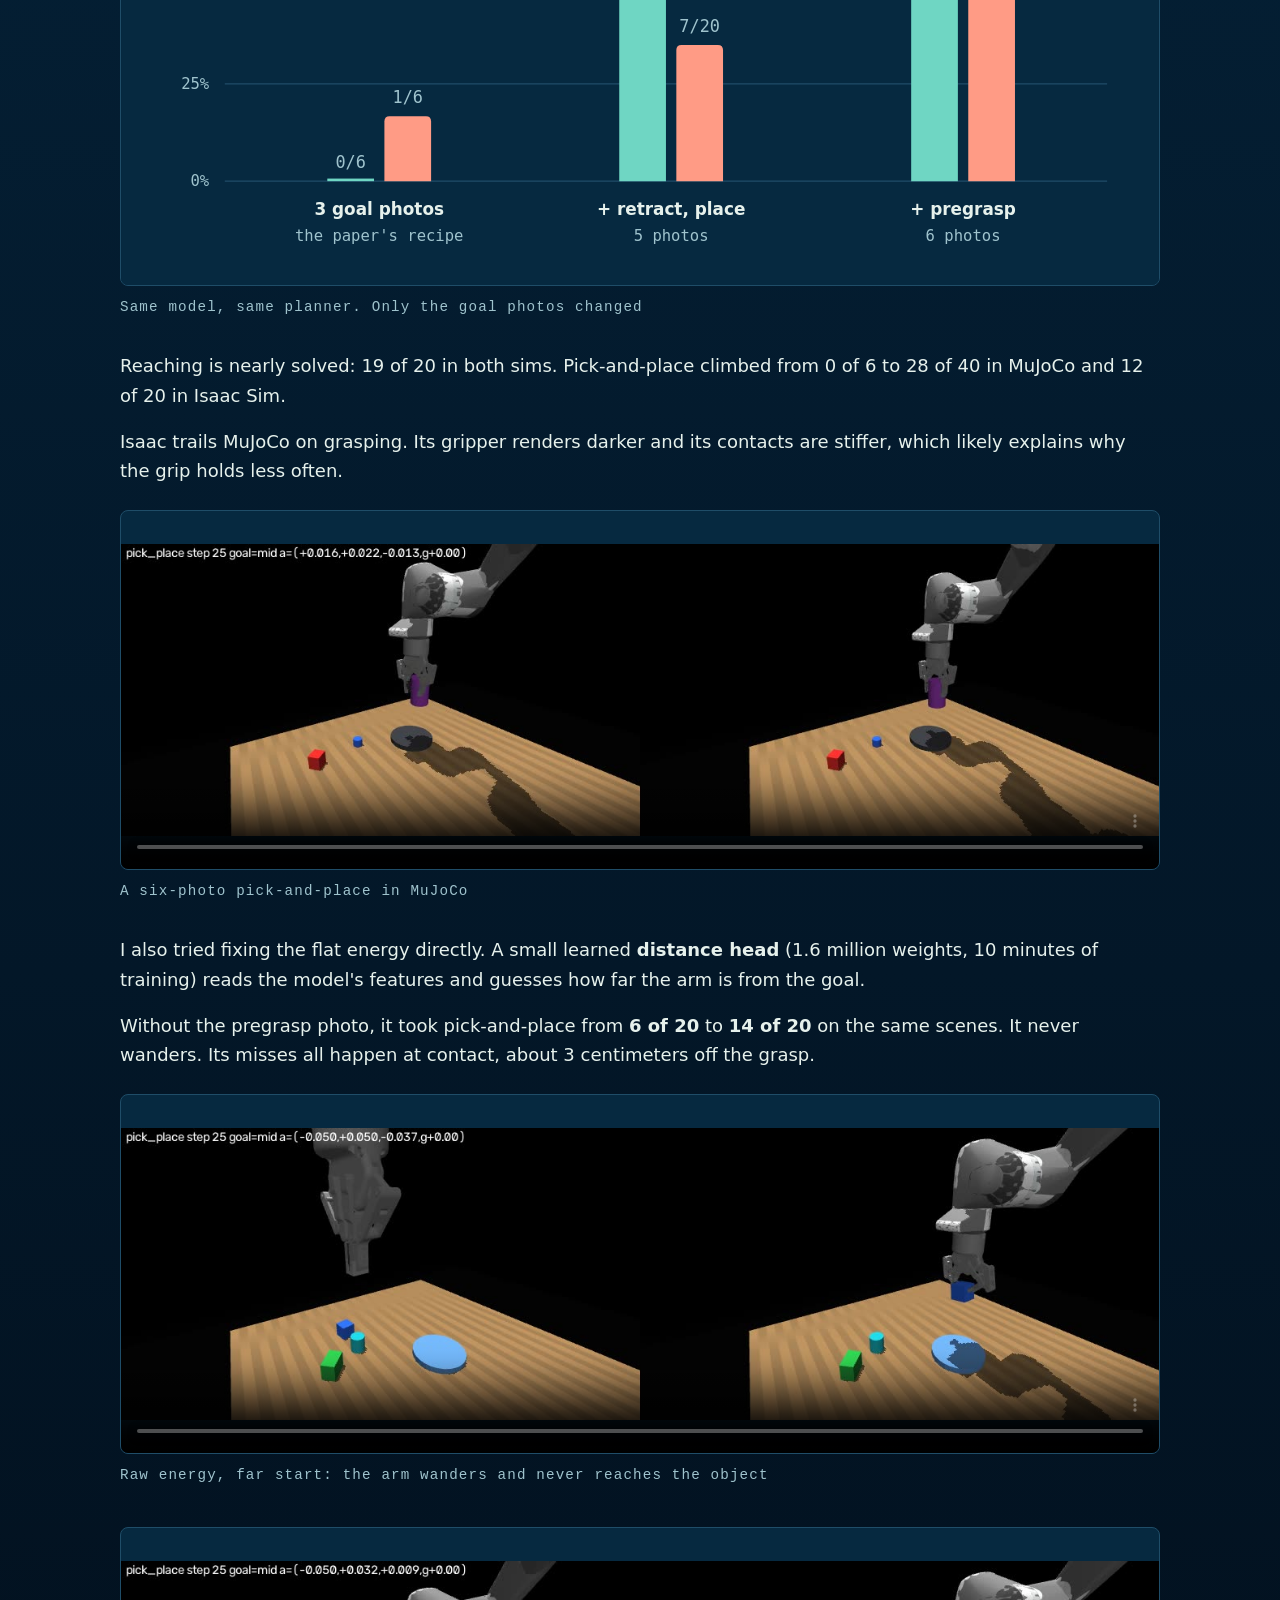
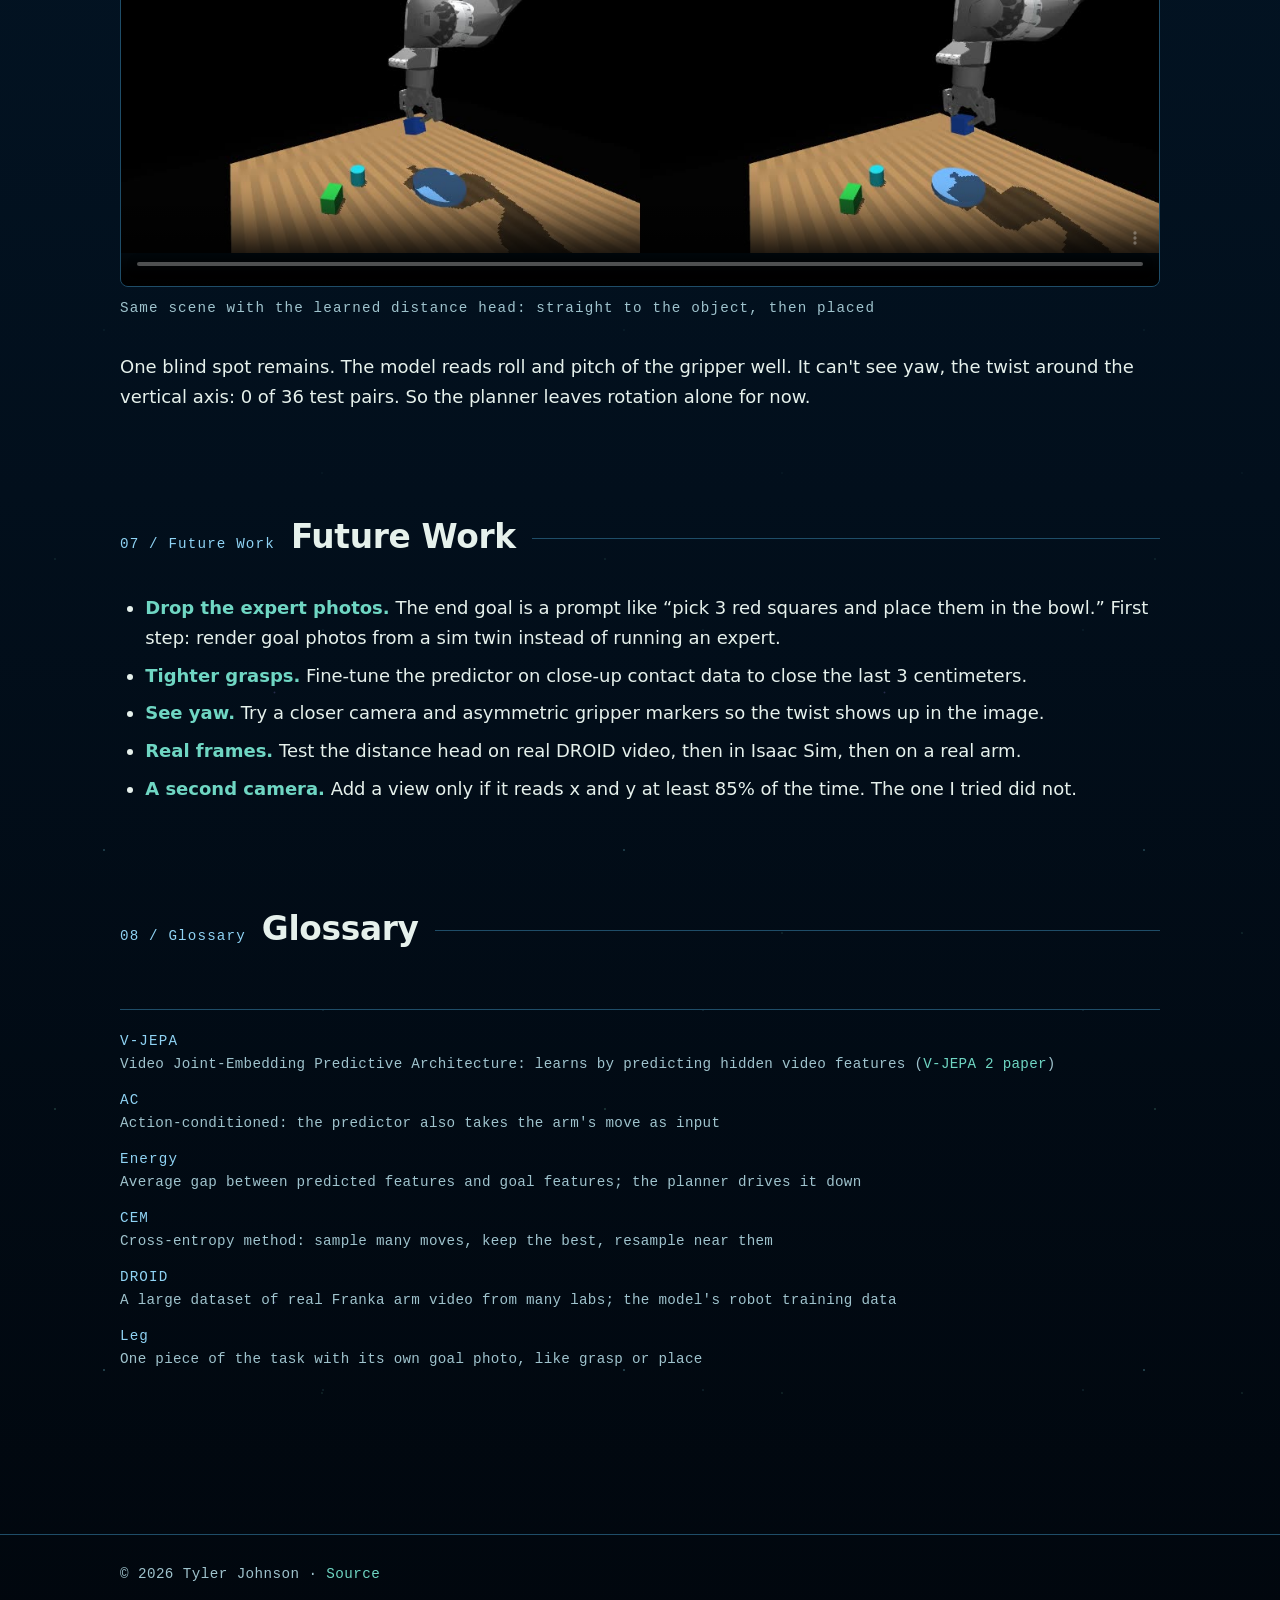
<file: vjepa.html>
<!DOCTYPE html>
<html lang="en">

<head>
  <meta charset="utf-8">
  <meta name="viewport" content="width=device-width, initial-scale=1">

  <title>V-JEPA Pick and Place — Tyler Johnson</title>
  <meta name="description"
    content="Getting Meta's V-JEPA 2-AC world model to pick up an object and place it on a plate in MuJoCo and Isaac Sim, with no task training: how the model works, what broke, and what fixed it.">
  <link rel="canonical" href="https://johnsontyler0511.github.io/vjepa.html">
  <meta name="theme-color" content="#0d4f6e">

  <meta property="og:title" content="V-JEPA Pick and Place — Tyler Johnson">
  <meta property="og:description"
    content="A video world model that plans by imagining arm moves: from 0 of 6 to 28 of 40 pick-and-place in simulation.">
  <meta property="og:type" content="article">
  <meta property="og:url" content="https://johnsontyler0511.github.io/vjepa.html">

  <link rel="icon" href="/favicon.ico" sizes="32x32">
  <link rel="icon" href="/images/favicon.svg" type="image/svg+xml">
  <link rel="apple-touch-icon" href="/apple-touch-icon.png">

  <link rel="stylesheet" href="css/main.css">
  <script src="js/main.js" defer></script>
</head>

<body>
  <a class="skip-link" href="#main">Skip to content</a>

  <header class="site-header">
    <nav class="container" aria-label="Primary">
      <a class="brand" href="index.html"><span class="brand-mark"><svg viewBox="0 0 16 16" width="14" height="14"
            fill="none" stroke-linecap="round" aria-hidden="true">
            <circle cx="8" cy="8" r="2.2" stroke="currentColor" stroke-width="1.4" />
            <circle cx="8" cy="8" r="4.8" stroke="#6fd6c3" stroke-width="1.1" opacity="0.8" />
            <circle cx="8" cy="8" r="7.2" stroke="#6fd6c3" stroke-width="1" opacity="0.45" />
          </svg></span> tyler.johnson</a>
      <ul class="nav-links">
        <li><a href="index.html#projects">&larr; Back to projects</a></li>
      </ul>
    </nav>
  </header>

  <main id="main">

    <!-- ============================== Hero ============================== -->
    <section class="project-hero container">
      <p class="mono eyebrow">Project &middot; World Models &middot; Robot Manipulation</p>
      <h1>V-JEPA Pick and Place</h1>
      <p class="project-lede">
        Meta's <strong>V-JEPA 2-AC</strong> is a world model that learned from video. I got it to
        pick up an object and set it on a plate in simulation, with no training on the task.
      </p>
      <p class="project-lede">
        The robot never learns a policy. It imagines a few hundred moves, keeps the one that looks
        most like a goal photo, and repeats.
      </p>
      <p class="mono tech-tags">PyTorch &middot; V-JEPA 2 &middot; MuJoCo &middot; Isaac Sim 6.1 &middot; Python</p>
    </section>

    <!-- ============================== Overview ============================== -->
    <section class="container" id="overview" data-reveal>
      <div class="section-head">
        <span class="mono section-num">01 / Overview</span>
        <h2>Overview</h2>
        <span class="rule" aria-hidden="true"></span>
      </div>
      <div class="prose">
        <p>
          Most robot learning needs demos of the exact task. V-JEPA 2-AC skips that. It watched
          internet video, then 62 hours of robot video, and learned how scenes change when an arm
          moves.
        </p>
        <p>
          Meta showed it picking objects on a real Franka arm. I rebuilt that setup in simulation
          so I could run hundreds of trials, see why it fails, and fix it.
        </p>
        <p>
          The paper's recipe got <strong>0 of 6</strong> pick-and-place runs in my sim. After the
          fixes on this page it gets <strong>28 of 40</strong> in MuJoCo and
          <strong>12 of 20</strong> in Isaac Sim.
        </p>
        <figure class="diagram" data-reveal>
          <video controls muted playsinline preload="metadata" poster="videos/vjepa/isaac-pick-place.jpg"
            width="1280" height="360">
            <source src="videos/vjepa/isaac-pick-place.mp4" type="video/mp4">
          </video>
          <figcaption class="mono">A full pick-and-place in Isaac Sim. Left: the planner's camera. Right: the goal
            photo it is chasing right now</figcaption>
        </figure>
      </div>
    </section>

    <!-- ============================== Model ============================== -->
    <section class="container" id="model" data-reveal>
      <div class="section-head">
        <span class="mono section-num">02 / The Model</span>
        <h2>How V-JEPA Sees</h2>
        <span class="rule" aria-hidden="true"></span>
      </div>
      <div class="prose">
        <p>
          Picture a movie with patches of the screen covered. You can't paint the missing pixels.
          You can still say &ldquo;there's a hand there, moving left.&rdquo; V-JEPA learns that
          kind of guess.
        </p>
        <p>
          An <strong>encoder</strong> turns each video frame into features: short number lists that
          describe what is where. A <strong>predictor</strong> sees the uncovered features and
          guesses the covered ones.
        </p>
        <p>
          The key choice is guessing features, not pixels. Pixels waste effort on things nobody can
          predict, like carpet texture or light flicker. Features keep what matters: objects, the
          arm, and where they are going.
        </p>
        <figure class="diagram" data-reveal>
          <img src="images/vjepa-network.svg"
            alt="Two-step diagram. Step 1: an encoder watches internet video with patches hidden and a predictor guesses the hidden features. Step 2: with the encoder frozen, a predictor takes the current frame's features, a 7-number arm move, and the arm state, and predicts the features after the move. The average gap between that prediction and the goal image's features is the energy."
            width="800" height="600" loading="lazy" decoding="async">
          <figcaption class="mono">Step 1 learns to see. Step 2 learns what arm moves do</figcaption>
        </figure>
        <p>
          The <strong>AC</strong> stands for action-conditioned. Meta froze the encoder and trained
          a second predictor on robot video. It answers one question: &ldquo;If the arm moves like
          this, what will the scene look like next?&rdquo;
        </p>
        <p>
          It is like closing your eyes and picturing your hand reaching for a cup before you move.
          The model does that in feature space, for any move you hand it.
        </p>
      </div>
    </section>

    <!-- ============================== Planning ============================== -->
    <section class="container" id="planning" data-reveal>
      <div class="section-head">
        <span class="mono section-num">03 / Planning</span>
        <h2>How It Picks a Move</h2>
        <span class="rule" aria-hidden="true"></span>
      </div>
      <div class="prose">
        <p>
          Planning is a game of hot and cold. The goal is a photo of where the arm should end up.
          The <strong>energy</strong> is how different the imagined scene looks from that photo.
          Lower is warmer.
        </p>
        <p>
          The planner uses the cross-entropy method (CEM). It throws out 200 random moves, imagines
          each one, and scores them. It keeps the best 10, samples new moves near them, and repeats
          five times.
        </p>
        <p>
          The arm runs the winner for 0.4 seconds. Then it takes a new photo and plans again. One
          move takes about 3 seconds on an RTX 5080.
        </p>
        <figure class="diagram" data-reveal>
          <img src="images/vjepa-planning.svg"
            alt="Top: six goal photos in order, pregrasp, grasp, retract, mid, place, final. Bottom: a loop of guess 200 moves, imagine each with the predictor, score each against the goal, keep the best 10 and resample, five rounds. Then run the best move for 0.4 seconds and start over."
            width="800" height="520" loading="lazy" decoding="async">
          <figcaption class="mono">One goal photo per leg of the task, and the loop that picks each move</figcaption>
        </figure>
        <p>
          One photo can't describe a whole pick-and-place, so the task is split into legs. Each leg
          has its own goal photo. When the planned step stays under 1 centimeter, the arm has
          arrived and the next photo takes over.
        </p>
        <p>
          The goal photos come from a scripted expert on the same scene. That is a shortcut. Removing
          it is the next big step (see Future Work).
        </p>
      </div>
    </section>

    <!-- ============================== Sim ============================== -->
    <section class="container" id="sim" data-reveal>
      <div class="section-head">
        <span class="mono section-num">04 / The Sim</span>
        <h2>Building a Sim the Model Believes</h2>
        <span class="rule" aria-hidden="true"></span>
      </div>
      <div class="prose">
        <p>
          The model only ever saw real lab video from the DROID dataset. A sim that looks different
          is a foreign country to it. So I copied DROID closely: a Franka arm with a Robotiq
          gripper, the same camera spots, the same control rate, and the same 7-number action.
        </p>
        <p>
          I built it first in MuJoCo, then ported it to Isaac Sim 6.1 for better rendering. The two
          sims match to 1.5 millimeters on the scripted expert, so I can compare them fairly.
        </p>
        <figure class="diagram" data-reveal>
          <video controls muted playsinline preload="metadata" poster="videos/vjepa/mujoco-vs-isaac.jpg"
            width="1280" height="360">
            <source src="videos/vjepa/mujoco-vs-isaac.mp4" type="video/mp4">
          </video>
          <figcaption class="mono">The same scripted expert in MuJoCo and Isaac Sim, side by side</figcaption>
        </figure>
        <figure class="diagram" data-reveal>
          <img src="images/vjepa-look-gap.jpg"
            alt="Three frames: a real DROID lab frame with a wooden table and black curtain, the first Isaac Sim scene with a purple room and striped table, and the tuned Isaac scene with a black backdrop and wood table"
            width="1920" height="360" loading="lazy" decoding="async">
          <figcaption class="mono">Left: real DROID video. Middle: my first sim scene. Right: the tuned look, with a
            dark backdrop like the real lab and a brighter gripper</figcaption>
        </figure>
      </div>
    </section>

    <!-- ============================== Challenges ============================== -->
    <section class="container" id="challenges" data-reveal>
      <div class="section-head">
        <span class="mono section-num">05 / Challenges</span>
        <h2>What Broke and What Fixed It</h2>
        <span class="rule" aria-hidden="true"></span>
      </div>
      <div class="prose">
        <p>
          The first run failed every task. The arm drifted 37 to 63 centimeters from the goal. Each
          fix below came from measuring first, then changing one thing.
        </p>
        <ul>
          <li><strong>A mirrored world.</strong> DROID video is flipped left to right, so the model's
            y axis pointed the wrong way. Mirroring the sim image and action took y from 15% correct
            to 85%.</li>
          <li><strong>Camera angle beats looks.</strong> With the camera placed where DROID's was, the true
            move beat standing still up to 91% of the time. With the camera slightly off, 3%.
            Textures mattered far less.</li>
          <li><strong>A noisy renderer.</strong> Isaac's real-time ray tracer added speckle noise.
            The noise moved the features as much as a 5 centimeter arm move. Switching to path tracing dropped
            the noise to zero.</li>
          <li><strong>The gripper slams shut.</strong> The planner closed the gripper within three
            moves in 14 of 18 runs. I scripted the gripper to open and close on arrival and let the
            planner steer x, y, and z only.</li>
          <li><strong>The arm leaves the frame.</strong> Out of view, the model is blind. A view
            guard keeps the hand on screen: 17 of 18 runs then ended within 3.6 centimeters.</li>
          <li><strong>Dragging the object.</strong> With the paper's three photos, the arm slid the
            object along the table. A retract photo lifts it first: carry height went from 6 to 19
            centimeters.</li>
          <li><strong>Far goals feel flat.</strong> From far away, every move scores about the same.
            A pregrasp photo turns one long jump into two short hops.</li>
        </ul>
        <figure class="diagram" data-reveal>
          <video controls muted playsinline preload="metadata" poster="videos/vjepa/gripper-shuts.jpg"
            width="640" height="180">
            <source src="videos/vjepa/gripper-shuts.mp4" type="video/mp4">
          </video>
          <figcaption class="mono">Before the fix: the planner shuts the gripper early and arrives with nothing to
            grab</figcaption>
        </figure>
        <figure class="diagram" data-reveal>
          <video controls muted playsinline preload="metadata" poster="videos/vjepa/paper-schedule-drag.jpg"
            width="1280" height="360">
            <source src="videos/vjepa/paper-schedule-drag.mp4" type="video/mp4">
          </video>
          <figcaption class="mono">The paper's three-photo schedule: the object gets dragged, not carried</figcaption>
        </figure>
        <div class="highlight">
          <p class="mono highlight-label">Key Insight</p>
          <p>
            Short hops beat long jumps. Legs that start under 30 centimeters from their goal arrive
            within 3 centimeters 90% of the time. Past 40 centimeters, only 9% do.
          </p>
          <p>
            So the fix was not a better planner. It was better goals: more photos, each closer to the
            last.
          </p>
        </div>
        <figure class="diagram" data-reveal>
          <video controls muted playsinline preload="metadata" poster="videos/vjepa/far-goal-miss.jpg"
            width="1280" height="360">
            <source src="videos/vjepa/far-goal-miss.mp4" type="video/mp4">
          </video>
          <figcaption class="mono">A far first goal: the energy is flat, the arm guesses, and it closes on air</figcaption>
        </figure>
        <figure class="diagram" data-reveal>
          <video controls muted playsinline preload="metadata" poster="videos/vjepa/pregrasp-fix.jpg"
            width="1280" height="360">
            <source src="videos/vjepa/pregrasp-fix.mp4" type="video/mp4">
          </video>
          <figcaption class="mono">The same scene with a pregrasp photo added: two short hops, then a clean grasp</figcaption>
        </figure>
      </div>
    </section>

    <!-- ============================== Results ============================== -->
    <section class="container" id="results" data-reveal>
      <div class="section-head">
        <span class="mono section-num">06 / Results</span>
        <h2>Results</h2>
        <span class="rule" aria-hidden="true"></span>
      </div>
      <div class="prose">
        <figure class="diagram" data-reveal>
          <img src="images/vjepa-results.svg"
            alt="Bar chart of pick-and-place success. Paper's 3 goal photos: MuJoCo 0 of 6, Isaac 1 of 6. Adding retract and place photos: MuJoCo 20 of 40, Isaac 7 of 20. Adding a pregrasp photo: MuJoCo 28 of 40, Isaac 12 of 20."
            width="800" height="470" loading="lazy" decoding="async">
          <figcaption class="mono">Same model, same planner. Only the goal photos changed</figcaption>
        </figure>
        <p>
          Reaching is nearly solved: 19 of 20 in both sims. Pick-and-place climbed from 0 of 6 to
          28 of 40 in MuJoCo and 12 of 20 in Isaac Sim.
        </p>
        <p>
          Isaac trails MuJoCo on grasping. Its gripper renders darker and its contacts are stiffer,
          which likely explains why the grip holds less often.
        </p>
        <figure class="diagram" data-reveal>
          <video controls muted playsinline preload="metadata" poster="videos/vjepa/mujoco-pick-place.jpg"
            width="1280" height="360">
            <source src="videos/vjepa/mujoco-pick-place.mp4" type="video/mp4">
          </video>
          <figcaption class="mono">A six-photo pick-and-place in MuJoCo</figcaption>
        </figure>
        <p>
          I also tried fixing the flat energy directly. A small learned <strong>distance head</strong>
          (1.6 million weights, 10 minutes of training) reads the model's features and guesses how
          far the arm is from the goal.
        </p>
        <p>
          Without the pregrasp photo, it took pick-and-place from <strong>6 of 20</strong> to
          <strong>14 of 20</strong> on the same scenes. It never wanders. Its misses all happen at
          contact, about 3 centimeters off the grasp.
        </p>
        <figure class="diagram" data-reveal>
          <video controls muted playsinline preload="metadata" poster="videos/vjepa/l1-wander.jpg"
            width="1280" height="360">
            <source src="videos/vjepa/l1-wander.mp4" type="video/mp4">
          </video>
          <figcaption class="mono">Raw energy, far start: the arm wanders and never reaches the object</figcaption>
        </figure>
        <figure class="diagram" data-reveal>
          <video controls muted playsinline preload="metadata" poster="videos/vjepa/distance-head-success.jpg"
            width="1280" height="360">
            <source src="videos/vjepa/distance-head-success.mp4" type="video/mp4">
          </video>
          <figcaption class="mono">Same scene with the learned distance head: straight to the object, then placed</figcaption>
        </figure>
        <p>
          One blind spot remains. The model reads roll and pitch of the gripper well. It can't see
          yaw, the twist around the vertical axis: 0 of 36 test pairs. So the planner leaves rotation
          alone for now.
        </p>
      </div>
    </section>

    <!-- ============================== Future ============================== -->
    <section class="container" id="future" data-reveal>
      <div class="section-head">
        <span class="mono section-num">07 / Future Work</span>
        <h2>Future Work</h2>
        <span class="rule" aria-hidden="true"></span>
      </div>
      <div class="prose">
        <ul>
          <li><strong>Drop the expert photos.</strong> The end goal is a prompt like &ldquo;pick 3 red
            squares and place them in the bowl.&rdquo; First step: render goal photos from a sim twin
            instead of running an expert.</li>
          <li><strong>Tighter grasps.</strong> Fine-tune the predictor on close-up contact data to
            close the last 3 centimeters.</li>
          <li><strong>See yaw.</strong> Try a closer camera and asymmetric gripper markers so the
            twist shows up in the image.</li>
          <li><strong>Real frames.</strong> Test the distance head on real DROID video, then in Isaac
            Sim, then on a real arm.</li>
          <li><strong>A second camera.</strong> Add a view only if it reads x and y at least 85% of the
            time. The one I tried did not.</li>
        </ul>
      </div>
    </section>

    <!-- ============================== Glossary ============================== -->
    <section class="container" id="glossary" data-reveal>
      <div class="section-head">
        <span class="mono section-num">08 / Glossary</span>
        <h2>Glossary</h2>
        <span class="rule" aria-hidden="true"></span>
      </div>
      <div class="prose">
        <dl class="edu mono">
          <div>
            <dt>V-JEPA</dt>
            <dd>Video Joint-Embedding Predictive Architecture: learns by predicting hidden video
              features (<a href="https://arxiv.org/abs/2506.09985" target="_blank" rel="noopener">V-JEPA 2 paper</a>)</dd>
          </div>
          <div>
            <dt>AC</dt>
            <dd>Action-conditioned: the predictor also takes the arm's move as input</dd>
          </div>
          <div>
            <dt>Energy</dt>
            <dd>Average gap between predicted features and goal features; the planner drives it down</dd>
          </div>
          <div>
            <dt>CEM</dt>
            <dd>Cross-entropy method: sample many moves, keep the best, resample near them</dd>
          </div>
          <div>
            <dt>DROID</dt>
            <dd>A large dataset of real Franka arm video from many labs; the model's robot training data</dd>
          </div>
          <div>
            <dt>Leg</dt>
            <dd>One piece of the task with its own goal photo, like grasp or place</dd>
          </div>
        </dl>
      </div>
    </section>

  </main>

  <footer class="site-footer">
    <div class="container">
      <p class="mono">
        &copy; <span id="year">2026</span> Tyler Johnson &middot;
        <a href="https://github.com/johnsonTyler0511/johnsonTyler0511.github.io" target="_blank"
          rel="noopener">Source</a>
      </p>
    </div>
  </footer>
</body>

</html>
</file>
<file: css/main.css>
/* ============================================================
   tyler.johnson — portfolio
   hand-written css, no dependencies. layers:
   1. tokens  2. reset  3. ocean layers  4. utilities
   5. header  6. section heads  7. hero  8. about  9. timeline
   10. projects  11. chips/skills  12. contact  13. footer
   14. reveal animation  15. project detail page  16. media queries

   palette: "ocean descent" — sunlit surface water at the top of
   the page fading to a bioluminescent abyss at the bottom.
   sea-foam text, seafoam / cyan / coral accents.
   ============================================================ */

/* ===== 1. tokens ===== */
:root {
  --bg: #062940;
  /* solid deep-water fallback (media wells, fills) */
  --bg-raised: rgba(9, 43, 66, 0.55);
  /* translucent so the depth gradient shows through cards */
  --border: #1f4d68;
  --text: #e6f1ec;
  /* sea-foam white */
  --text-muted: #9fc3cd;
  --accent: #6fd6c3;
  /* seafoam — links, buttons, focus */
  --accent-2: #8fd3f4;
  /* sunlit-water cyan — labels, eyebrows */
  --pop: #ff9b85;
  /* bright coral — badges, highlights */
  --accent-glow: rgba(111, 214, 195, 0.10);
  --pop-glow: rgba(255, 155, 133, 0.08);

  --font-body: system-ui, -apple-system, "Segoe UI", Roboto, "Helvetica Neue", sans-serif;
  --font-mono: ui-monospace, "JetBrains Mono", "SF Mono", "Cascadia Code", Menlo, Consolas, monospace;

  --container: 70rem;
  --space-section: clamp(4.5rem, 12vh, 8rem);

  --step--1: clamp(0.8rem, 0.77rem + 0.15vw, 0.89rem);
  --step-0: clamp(1rem, 0.96rem + 0.22vw, 1.125rem);
  --step-1: clamp(1.25rem, 1.17rem + 0.4vw, 1.5rem);
  --step-2: clamp(1.6rem, 1.44rem + 0.78vw, 2.05rem);
  --step-3: clamp(2.4rem, 1.9rem + 2.5vw, 4rem);
}

/* ===== 2. reset ===== */
*,
*::before,
*::after {
  box-sizing: border-box;
  margin: 0;
}

html {
  color-scheme: dark;
  /* anchors the abyss particle layer and clips the wave drift overdraw */
  position: relative;
  min-height: 100%;
  overflow-x: clip;
}

@media (prefers-reduced-motion: no-preference) {
  html {
    scroll-behavior: smooth;
  }
}

section[id] {
  scroll-margin-top: 5rem;
}

body {
  /* the descent: % stops span the document, so every page runs
     surface → abyss regardless of its height. html stays
     background-less so this propagates to the canvas and the
     negative-z decorative layers paint above it. */
  background: linear-gradient(to bottom,
      #0d4f6e 0%,
      #0a3f5c 18%,
      #072f49 45%,
      #041f34 70%,
      #020f1c 90%,
      #01070e 100%) #01070e;
  position: relative;
  min-height: 100vh;
  color: var(--text);
  font-family: var(--font-body);
  font-size: var(--step-0);
  line-height: 1.65;
  -webkit-font-smoothing: antialiased;
}

img {
  max-width: 100%;
  height: auto;
  display: block;
}

a {
  color: var(--accent);
  text-decoration: none;
}

a:hover,
a:focus-visible {
  text-decoration: underline;
  text-underline-offset: 0.2em;
}

:focus-visible {
  outline: 2px solid var(--accent);
  outline-offset: 3px;
  border-radius: 2px;
}

ul,
ol {
  padding: 0;
}

/* ===== 3. ocean layers ===== */
/* all layers are document-anchored (absolute, not fixed) so the
   surface scrolls away as you dive. stroke color is baked into the
   wave data uri (css vars can't reach it). */

/* surface waves — drift slowly sideways; the -640px left overdraw
   is one tile width so the translateX loop never shows a gap */
body::before {
  content: "";
  position: absolute;
  top: 0;
  left: -640px;
  right: 0;
  height: min(70vh, 34rem);
  z-index: -2;
  pointer-events: none;
  background-image: url("data:image/svg+xml,%3Csvg xmlns='http://www.w3.org/2000/svg' width='640' height='200' viewBox='0 0 640 200'%3E%3Cg fill='none' stroke='%236fd6c3' stroke-width='1.4'%3E%3Cpath stroke-opacity='.14' d='M0 40q40 -12 80 0t80 0t80 0t80 0t80 0t80 0t80 0'/%3E%3Cpath stroke-opacity='.10' d='M0 105q64 -16 128 0t128 0t128 0t128 0'/%3E%3Cpath stroke-opacity='.07' d='M0 165q80 -18 160 0t160 0t160 0'/%3E%3C/g%3E%3C/svg%3E");
  background-size: 640px 200px;
  -webkit-mask-image: linear-gradient(to bottom, black 30%, transparent 100%);
  mask-image: linear-gradient(to bottom, black 30%, transparent 100%);
  animation: wave-drift 80s linear infinite;
}

/* sunlight — a soft glow at the surface and faint diagonal god-rays
   shafting down into the upper water */
body::after {
  content: "";
  position: absolute;
  top: 0;
  left: 0;
  right: 0;
  height: 120vh;
  z-index: -3;
  pointer-events: none;
  background:
    radial-gradient(110% 55% at 50% -12%, rgba(125, 216, 255, 0.12), transparent 62%),
    repeating-linear-gradient(101deg,
      transparent 0 140px,
      rgba(140, 225, 255, 0.05) 170px 210px,
      transparent 240px 380px);
  -webkit-mask-image: linear-gradient(to bottom, black 25%, transparent 95%);
  mask-image: linear-gradient(to bottom, black 25%, transparent 95%);
  animation: ray-shimmer 14s ease-in-out infinite alternate;
}

/* bioluminescence — tiny drifting motes that only live in the deep;
   bottom-anchored so they sit in the abyss on any page length */
html::after {
  content: "";
  position: absolute;
  left: 0;
  right: 0;
  bottom: 0;
  height: min(160vh, 100%);
  z-index: -2;
  pointer-events: none;
  background-image:
    radial-gradient(2px 2px at 20% 30%, rgba(139, 241, 255, 0.55), transparent 60%),
    radial-gradient(1.5px 1.5px at 70% 65%, rgba(150, 255, 216, 0.40), transparent 60%),
    radial-gradient(2.5px 2.5px at 45% 85%, rgba(172, 160, 255, 0.35), transparent 60%),
    radial-gradient(1.5px 1.5px at 85% 20%, rgba(139, 241, 255, 0.40), transparent 60%),
    radial-gradient(2px 2px at 10% 70%, rgba(150, 255, 216, 0.35), transparent 60%);
  background-size: 520px 520px, 460px 460px, 610px 610px, 380px 380px, 550px 550px;
  -webkit-mask-image: linear-gradient(to bottom, transparent 0%, black 55%);
  mask-image: linear-gradient(to bottom, transparent 0%, black 55%);
  animation: plankton-bob 20s ease-in-out infinite alternate;
}

@keyframes wave-drift {
  to {
    transform: translateX(640px);
  }
}

@keyframes ray-shimmer {
  from {
    opacity: 0.55;
  }

  to {
    opacity: 1;
  }
}

@keyframes plankton-bob {
  from {
    transform: translateY(0);
  }

  to {
    transform: translateY(-14px);
  }
}

/* ===== 4. utilities ===== */
.container {
  max-width: var(--container);
  margin-inline: auto;
  padding-inline: clamp(1.25rem, 4vw, 2.5rem);
}

.mono {
  font-family: var(--font-mono);
  font-size: var(--step--1);
  letter-spacing: 0.08em;
  color: var(--accent-2);
}

.visually-hidden {
  position: absolute;
  width: 1px;
  height: 1px;
  padding: 0;
  overflow: hidden;
  clip: rect(0 0 0 0);
  white-space: nowrap;
  border: 0;
}

.skip-link {
  position: absolute;
  top: -100%;
  left: 1rem;
  z-index: 100;
  padding: 0.5rem 1rem;
  background: var(--accent);
  color: var(--bg);
  font-family: var(--font-mono);
  border-radius: 0 0 6px 6px;
}

.skip-link:focus {
  top: 0;
}

/* ===== 5. header ===== */
.site-header {
  position: sticky;
  top: 0;
  z-index: 50;
  background: rgba(3, 21, 34, 0.72);
  -webkit-backdrop-filter: blur(12px);
  backdrop-filter: blur(12px);
  border-bottom: 1px solid var(--border);
}

.site-header nav {
  display: flex;
  align-items: center;
  justify-content: space-between;
  gap: 1.5rem;
  height: 3.75rem;
}

.brand {
  font-family: var(--font-mono);
  font-size: var(--step--1);
  letter-spacing: 0.05em;
  color: var(--text);
  white-space: nowrap;
}

.brand:hover,
.brand:focus-visible {
  text-decoration: none;
  color: var(--accent);
}

.brand-mark {
  color: var(--pop);
  display: inline-flex;
  align-self: center;
  margin-right: 0.15em;
}

.nav-links {
  display: flex;
  gap: clamp(0.75rem, 2.5vw, 1.75rem);
  list-style: none;
  overflow-x: auto;
  scrollbar-width: none;
}

.nav-links::-webkit-scrollbar {
  display: none;
}

.nav-links a {
  font-family: var(--font-mono);
  font-size: var(--step--1);
  letter-spacing: 0.06em;
  color: var(--text-muted);
  padding-block: 0.35rem;
  white-space: nowrap;
}

.nav-links a:hover,
.nav-links a:focus-visible,
.nav-links a[aria-current] {
  color: var(--accent);
  text-decoration: underline;
  text-decoration-thickness: 2px;
  text-underline-offset: 0.45em;
}

/* ===== 6. section heads ===== */
section {
  padding-block: calc(var(--space-section) / 2);
}

.section-head {
  display: flex;
  align-items: baseline;
  gap: 1rem;
  margin-bottom: clamp(1.75rem, 4vh, 2.75rem);
}

.section-num {
  white-space: nowrap;
}

.section-head h2 {
  font-size: var(--step-2);
  line-height: 1.15;
  letter-spacing: -0.01em;
}

.section-head .rule {
  flex: 1;
  height: 1px;
  background: var(--border);
  align-self: center;
}

/* ===== 7. hero ===== */
.hero {
  min-height: calc(88vh - 3.75rem);
  display: flex;
  flex-direction: column;
  justify-content: center;
  gap: 1.5rem;
  padding-block: var(--space-section);
}

.eyebrow {
  letter-spacing: 0.12em;
}

.hero h1 {
  font-size: var(--step-3);
  line-height: 1.05;
  letter-spacing: -0.02em;
}

.hero-tagline {
  max-width: 38em;
  font-size: var(--step-1);
  line-height: 1.55;
  color: var(--text-muted);
}

.hero-tagline strong {
  color: var(--text);
}

.hero-chips {
  display: flex;
  flex-wrap: wrap;
  gap: 0.5rem 1.25rem;
  list-style: none;
  color: var(--text-muted);
}

.hero-chips li::before {
  content: "·";
  color: var(--accent-2);
  margin-right: 0.6em;
}

.hero-actions {
  display: flex;
  align-items: center;
  gap: 1.25rem;
  margin-top: 0.5rem;
}

/* welcome photo next to the hero text; stacks under the text on phones */
.hero-grid {
  display: grid;
  gap: 2rem;
  align-items: center;
}

.hero-text {
  display: grid;
  gap: 1.5rem;
}

.hero-photo {
  margin: 0;
  max-width: 34rem;
}

.hero-photo img {
  width: 100%;
  height: auto;
  border: 1px solid var(--border);
  border-radius: 10px;
  box-shadow: 0 18px 48px rgba(0, 0, 0, 0.35);
}

.hero-photo figcaption {
  margin-top: 0.6rem;
  color: var(--text-muted);
}

.btn {
  display: inline-block;
  padding: 0.65rem 1.4rem;
  border: 1px solid var(--accent);
  border-radius: 6px;
  font-family: var(--font-mono);
  font-size: var(--step--1);
  letter-spacing: 0.06em;
  transition: background-color 0.2s, box-shadow 0.2s;
}

.btn:hover,
.btn:focus-visible {
  text-decoration: none;
  background: var(--accent-glow);
  box-shadow: 0 0 24px var(--accent-glow);
}

.icon-link {
  color: var(--text-muted);
  display: inline-flex;
  transition: color 0.2s;
}

.icon-link:hover,
.icon-link:focus-visible {
  color: var(--accent);
}

/* ===== 8. about ===== */
.about-grid {
  display: grid;
  gap: 2rem;
}

.about-grid figure img {
  border: 1px solid var(--border);
  border-radius: 8px;
}

.about-grid figcaption {
  margin-top: 0.6rem;
  color: var(--text-muted);
}

.about-text p + p {
  margin-top: 1rem;
}

.edu {
  margin-top: 1.5rem;
  border-top: 1px solid var(--border);
  padding-top: 1.25rem;
  display: grid;
  gap: 0.75rem;
  font-family: var(--font-mono);
  font-size: var(--step--1);
  letter-spacing: 0.02em;
  color: var(--text-muted);
}

.edu dt {
  color: var(--accent-2);
  letter-spacing: 0.08em;
}

.edu dd {
  margin: 0;
}

/* ===== 9. experience timeline ===== */
.timeline {
  list-style: none;
  border-left: 1px solid var(--border);
  display: grid;
  gap: 3rem;
}

.timeline > li {
  position: relative;
  padding-left: clamp(1.25rem, 3vw, 2.25rem);
}

.timeline > li::before {
  content: "";
  position: absolute;
  left: -4.5px;
  top: 0.55em;
  width: 8px;
  height: 8px;
  border-radius: 50%;
  background: var(--accent);
  box-shadow: 0 0 10px var(--accent-glow), 0 0 0 3px var(--bg);
}

.entry-head h3 {
  font-size: var(--step-1);
  line-height: 1.2;
}

.entry-head .role {
  color: var(--text-muted);
  margin-bottom: 0.75rem;
}

.badge {
  display: inline-block;
  margin-left: 0.5em;
  padding: 0.1em 0.6em;
  border: 1px solid var(--pop);
  border-radius: 999px;
  font-size: 0.72rem;
  color: var(--pop);
}

.timeline article > p {
  max-width: 62em;
}

.highlight {
  margin-block: 1rem;
  padding: 1rem 1.25rem;
  background: rgba(255, 155, 133, 0.06);
  border-left: 2px solid var(--pop);
  border-radius: 0 6px 6px 0;
  max-width: 62em;
}

.highlight-label {
  margin-bottom: 0.4rem;
}

.highlight p:last-child {
  color: var(--text-muted);
}

.tech-tags {
  margin-top: 0.75rem;
  color: var(--text-muted);
}

/* ===== 10. projects ===== */
.project-grid {
  display: grid;
  grid-template-columns: repeat(auto-fill, minmax(min(100%, 17rem), 1fr));
  gap: 1.5rem;
  list-style: none;
}

.card {
  position: relative;
  display: flex;
  flex-direction: column;
  background: var(--bg-raised);
  -webkit-backdrop-filter: blur(6px);
  backdrop-filter: blur(6px);
  border: 1px solid var(--border);
  border-radius: 8px;
  overflow: hidden;
  transition: transform 0.2s, border-color 0.2s;
}

.card:hover,
.card:focus-within {
  transform: translateY(-3px);
  border-color: var(--accent);
}

.card-media {
  aspect-ratio: 16 / 10;
  background: var(--bg);
  border-bottom: 1px solid var(--border);
}

.card-media img {
  width: 100%;
  height: 100%;
  object-fit: cover;
  filter: saturate(0.9);
}

.card-body {
  padding: 1.25rem;
  display: flex;
  flex-direction: column;
  gap: 0.75rem;
  flex: 1;
}

.card-body h3 {
  font-size: var(--step-1);
  line-height: 1.25;
}

.card-body h3 a {
  color: var(--text);
}

/* stretched link — whole card is clickable */
.card-body h3 a::after {
  content: "";
  position: absolute;
  inset: 0;
}

.card-body h3 a:hover,
.card-body h3 a:focus-visible {
  color: var(--accent);
  text-decoration: none;
}

.card-body p {
  color: var(--text-muted);
  font-size: var(--step-0);
}

.card-note {
  font-size: 0.68rem;
  color: var(--text-muted);
  border: 1px solid var(--border);
  border-radius: 999px;
  padding: 0.15em 0.7em;
  vertical-align: middle;
  white-space: nowrap;
}

.card-body .tech-tags {
  margin-top: auto;
}

/* ===== 11. chips / skills ===== */
.skills-grid {
  display: grid;
  gap: 2rem;
  grid-template-columns: repeat(auto-fit, minmax(min(100%, 18rem), 1fr));
}

.skills-grid h3 {
  margin-bottom: 1rem;
}

.chips {
  display: flex;
  flex-wrap: wrap;
  gap: 0.6rem;
  list-style: none;
}

.chips li {
  font-family: var(--font-mono);
  font-size: var(--step--1);
  letter-spacing: 0.04em;
  color: var(--text-muted);
  border: 1px solid var(--border);
  border-radius: 999px;
  padding: 0.35em 0.9em;
  transition: border-color 0.2s, color 0.2s;
}

.chips li:hover {
  border-color: var(--accent);
  color: var(--text);
}

/* ===== 12. contact ===== */
.contact-lede {
  max-width: 42em;
  font-size: var(--step-1);
  color: var(--text-muted);
  margin-bottom: 2rem;
}

.contact-list {
  list-style: none;
  display: grid;
  gap: 0.85rem;
}

.contact-list li {
  display: flex;
  align-items: baseline;
  gap: 1.25rem;
  flex-wrap: wrap;
}

.contact-label {
  color: var(--text-muted);
  min-width: 6.5rem;
}

/* ===== 13. footer ===== */
.site-footer {
  margin-top: var(--space-section);
  border-top: 1px solid var(--border);
  padding-block: 1.75rem;
}

.site-footer .mono {
  color: var(--text-muted);
  letter-spacing: 0.03em;
}

/* ===== 14. reveal animation (gated on .js so no-js users see everything) ===== */
html.js [data-reveal] {
  opacity: 0;
  transform: translateY(16px);
  transition: opacity 0.5s ease-out, transform 0.5s ease-out;
}

html.js [data-reveal].is-visible {
  opacity: 1;
  transform: none;
}

/* ===== 15. project detail page ===== */
.project-hero {
  padding-block: clamp(3rem, 8vh, 5rem) 0;
  display: grid;
  gap: 1.25rem;
}

.project-hero h1 {
  font-size: var(--step-2);
  line-height: 1.15;
  letter-spacing: -0.01em;
}

.project-lede {
  max-width: 46em;
  font-size: var(--step-1);
  line-height: 1.55;
  color: var(--text-muted);
}

.project-lede strong {
  color: var(--text);
}

.prose {
  max-width: 62em;
  display: grid;
  gap: 1rem;
}

.prose code {
  font-family: var(--font-mono);
  font-size: 0.9em;
  color: var(--accent);
}

.prose ul {
  list-style: disc;
  padding-left: 1.4em;
  display: grid;
  gap: 0.5rem;
}

.prose ul strong {
  color: var(--accent);
}

figure.diagram {
  margin-block: 0.5rem 1rem;
}

figure.diagram img {
  width: 100%;
  border: 1px solid var(--border);
  border-radius: 8px;
  background: var(--bg);
}

figure.diagram video {
  width: 100%;
  border: 1px solid var(--border);
  border-radius: 8px;
  background: var(--bg);
  display: block;
}

figure.diagram figcaption {
  margin-top: 0.6rem;
  color: var(--text-muted);
}

/* ===== 16. media queries ===== */
@media (min-width: 768px) {
  .hero-grid {
    grid-template-columns: 1.15fr 1fr;
    gap: 3rem;
  }

  .hero-photo {
    justify-self: end;
  }

  .photo-panel {
    grid-template-columns: minmax(240px, 42%) 1fr;
    align-items: center;
  }

  .about-grid {
    /* photo column scales with the viewport: 280px on a tablet, ~40% of the grid on a desktop */
    grid-template-columns: minmax(280px, 40%) 1fr;
    align-items: start;
  }

  .about-grid figure {
    position: sticky;
    top: 5rem;
  }
}

@media (prefers-reduced-motion: reduce) {

  *,
  *::before,
  *::after {
    animation: none !important;
    transition: none !important;
  }

  html.js [data-reveal] {
    opacity: 1;
    transform: none;
  }
}

/* ===== 404 page ===== */
.error-page {
  min-height: 100vh;
  display: grid;
  place-content: center;
  text-align: center;
  gap: 1.25rem;
  padding: 2rem;
}

.error-page h1 {
  font-family: var(--font-mono);
  font-size: var(--step-2);
  color: var(--pop);
  letter-spacing: 0.05em;
}

.error-page p {
  color: var(--text-muted);
}

/* ===== 17. equations + pseudocode (swarm page) ===== */
.prose pre {
  margin: 0;
  padding: 0.9rem 1.1rem;
  max-width: 62em;
  overflow-x: auto;
  background: rgba(3, 20, 34, 0.55);
  border: 1px solid var(--border);
  border-radius: 8px;
  font-family: var(--font-mono);
  font-size: 0.85rem;
  line-height: 1.55;
  color: var(--text);
  white-space: pre;
  tab-size: 4;
}

.prose pre code {
  font-size: inherit;
  color: inherit;
}

.prose pre .cm {
  color: var(--text-muted);
}

.prose pre .kw {
  color: var(--accent-2);
}

.prose .eq {
  margin: 0;
  padding: 0.6rem 1.1rem;
  max-width: 62em;
  overflow-x: auto;
  border-left: 2px solid var(--accent);
  background: var(--accent-glow);
  border-radius: 0 6px 6px 0;
  font-size: 1rem;
  line-height: 1.6;
}

.prose .eq .katex-display {
  margin: 0.35rem 0;
  text-align: left;
}

.prose .eq .katex-display > .katex {
  text-align: left;
}

.prose .eq .katex {
  font-size: 1.18em;
  color: var(--text);
}

.prose .eq .note {
  color: var(--text-muted);
  font-family: var(--font-body);
  white-space: normal;
  display: block;
  margin-top: 0.35rem;
  font-size: 0.88rem;
}

.prose .block-label {
  margin-bottom: -0.5rem;
}

.prose table.spec {
  border-collapse: collapse;
  max-width: 62em;
  font-size: 0.92rem;
}

.prose table.spec th,
.prose table.spec td {
  text-align: left;
  padding: 0.4rem 0.9rem 0.4rem 0;
  border-bottom: 1px solid var(--border);
  vertical-align: top;
}

.prose table.spec th {
  color: var(--text-muted);
  font-weight: 500;
  font-family: var(--font-mono);
  font-size: 0.8rem;
}

.prose .table-wrap {
  overflow-x: auto;
  max-width: 62em;
}

/* ===== 18. personal page ===== */
/* this page leaves the ocean behind: one of the collages is the page
   background, and the text sits in dark glass panels on top of it. */
body.personal {
  background: #121010;
  color: #f1ede6;
}

/* switch off the surface waves, sun rays and plankton for this page */
body.personal::before,
body.personal::after {
  content: none;
}

html:has(body.personal)::after {
  content: none;
}

/* the image url is set inline on the div in personal.html so it resolves
   relative to the page, not to this stylesheet */
.collage-bg {
  position: fixed;
  inset: 0;
  z-index: -1;
  background-color: #121010;
  background-position: center;
  background-size: cover;
  background-repeat: no-repeat;
}

.collage-bg::after {
  content: "";
  position: absolute;
  inset: 0;
  background: linear-gradient(to bottom, rgba(10, 8, 8, 0.35), rgba(10, 8, 8, 0.15) 40%, rgba(10, 8, 8, 0.55));
}

body.personal .site-header {
  background: rgba(12, 10, 10, 0.6);
  border-bottom-color: rgba(255, 255, 255, 0.12);
}

body.personal .brand,
body.personal .nav-links a {
  color: #e9e3da;
}

body.personal .nav-links a:hover,
body.personal .nav-links a:focus-visible,
body.personal .nav-links a[aria-current] {
  color: #ffb79f;
}

.personal-main {
  display: grid;
  gap: 1.5rem;
  padding-block: clamp(2.5rem, 8vh, 5rem);
  max-width: 52rem;
}

.panel {
  padding: clamp(1.25rem, 3vw, 2rem);
  background: rgba(12, 10, 10, 0.68);
  -webkit-backdrop-filter: blur(10px);
  backdrop-filter: blur(10px);
  border: 1px solid rgba(255, 255, 255, 0.12);
  border-radius: 10px;
  display: grid;
  gap: 1rem;
}

.panel h1 {
  font-size: var(--step-3);
  line-height: 1.05;
  letter-spacing: -0.02em;
}

.panel h2 {
  font-size: var(--step-2);
  line-height: 1.15;
}

.readme-list {
  list-style: none;
  display: grid;
  gap: 0.7rem;
  font-size: var(--step-1);
  line-height: 1.5;
}

.readme-list li {
  display: flex;
  gap: 0.85rem;
  align-items: baseline;
}

.readme-list .emoji {
  flex: none;
  width: 1.5em;
  text-align: center;
}

.readme-list.plain {
  font-size: var(--step-0);
  color: #d9d2c7;
}

.readme-list.plain li {
  display: list-item;
  list-style: disc;
  margin-left: 1.2em;
}

/* panels with a photo beside the text */
.photo-panel {
  gap: 1.25rem;
}

.photo-panel figure {
  margin: 0;
}

.photo-panel img {
  width: 100%;
  height: auto;
  border-radius: 8px;
  border: 1px solid rgba(255, 255, 255, 0.16);
}

.photo-panel figcaption {
  margin-top: 0.5rem;
  color: #bdb5aa;
}

.photo-panel p {
  font-size: var(--step-0);
  color: #d9d2c7;
  line-height: 1.55;
}

.photo-panel p + p {
  margin-top: 0.75rem;
}

body.personal .site-footer {
  border-top-color: rgba(255, 255, 255, 0.12);
}

body.personal .site-footer .mono {
  color: #bdb5aa;
}
</file>
